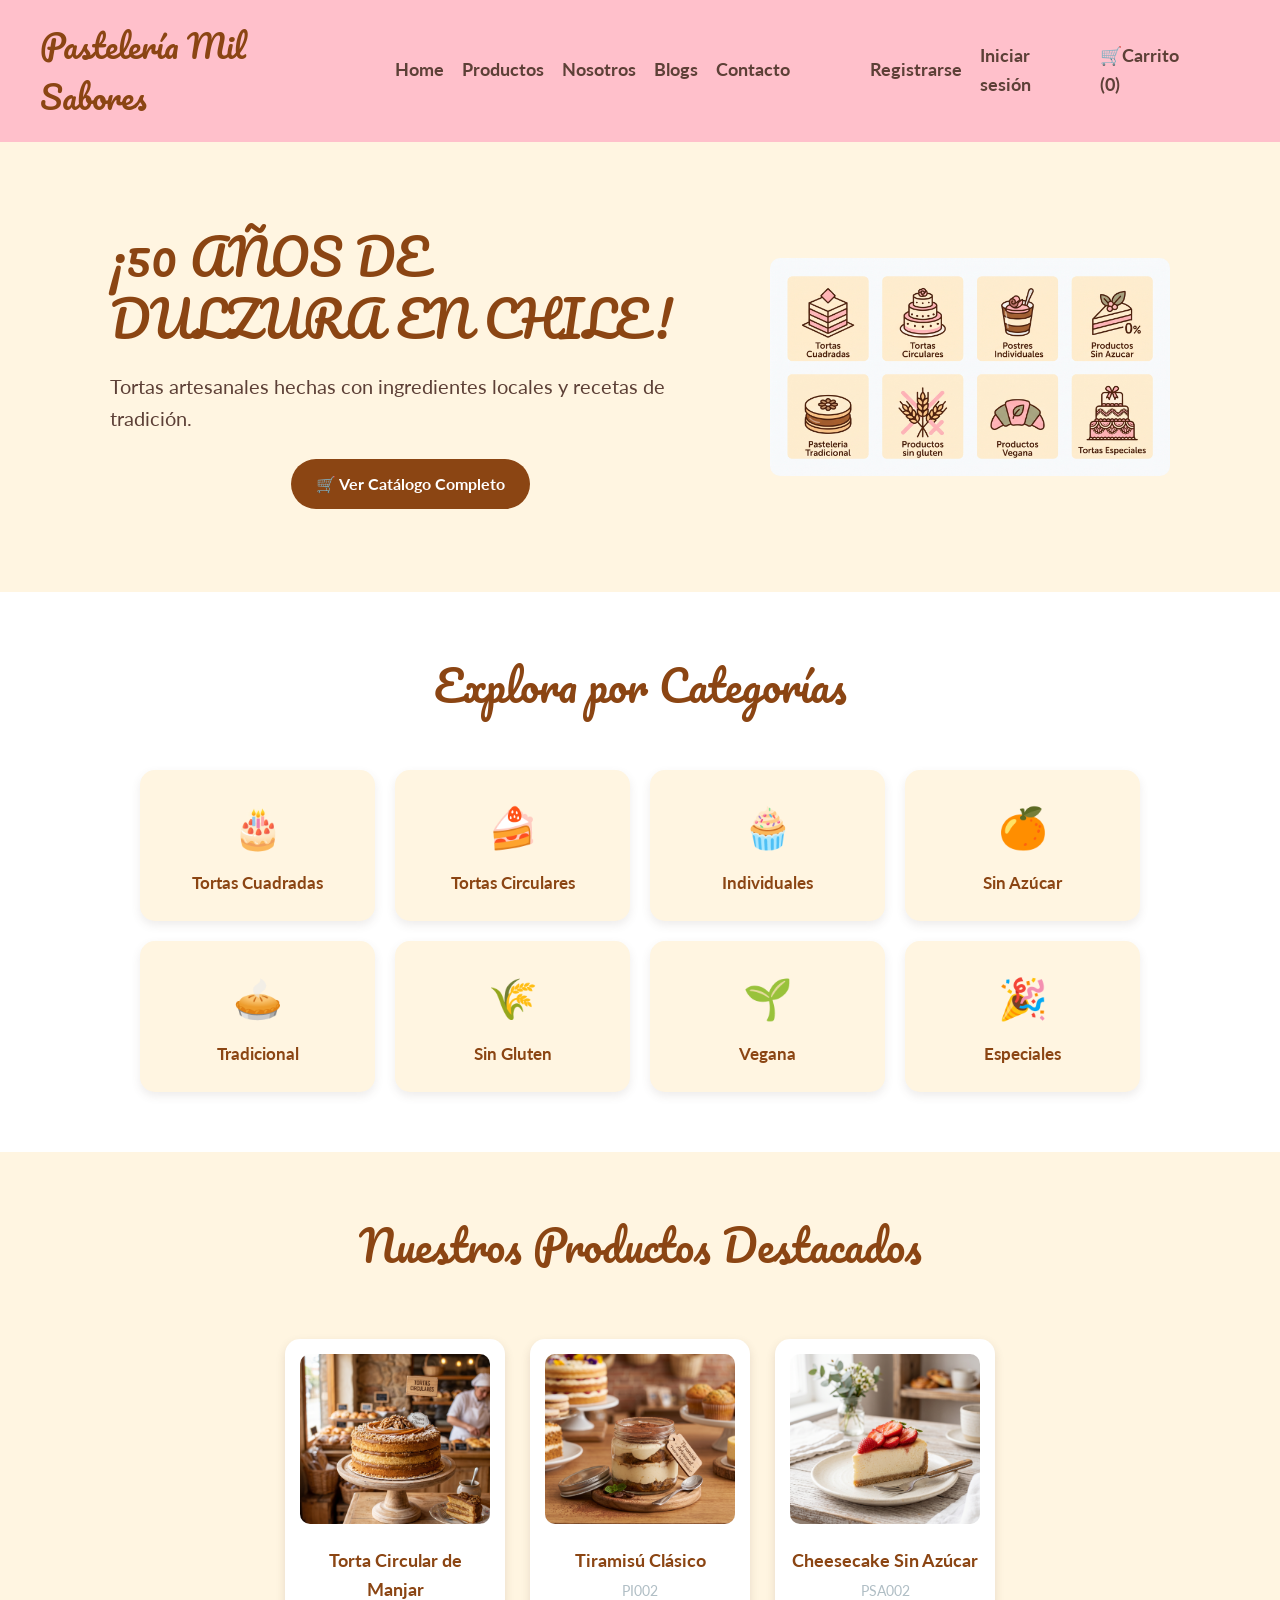
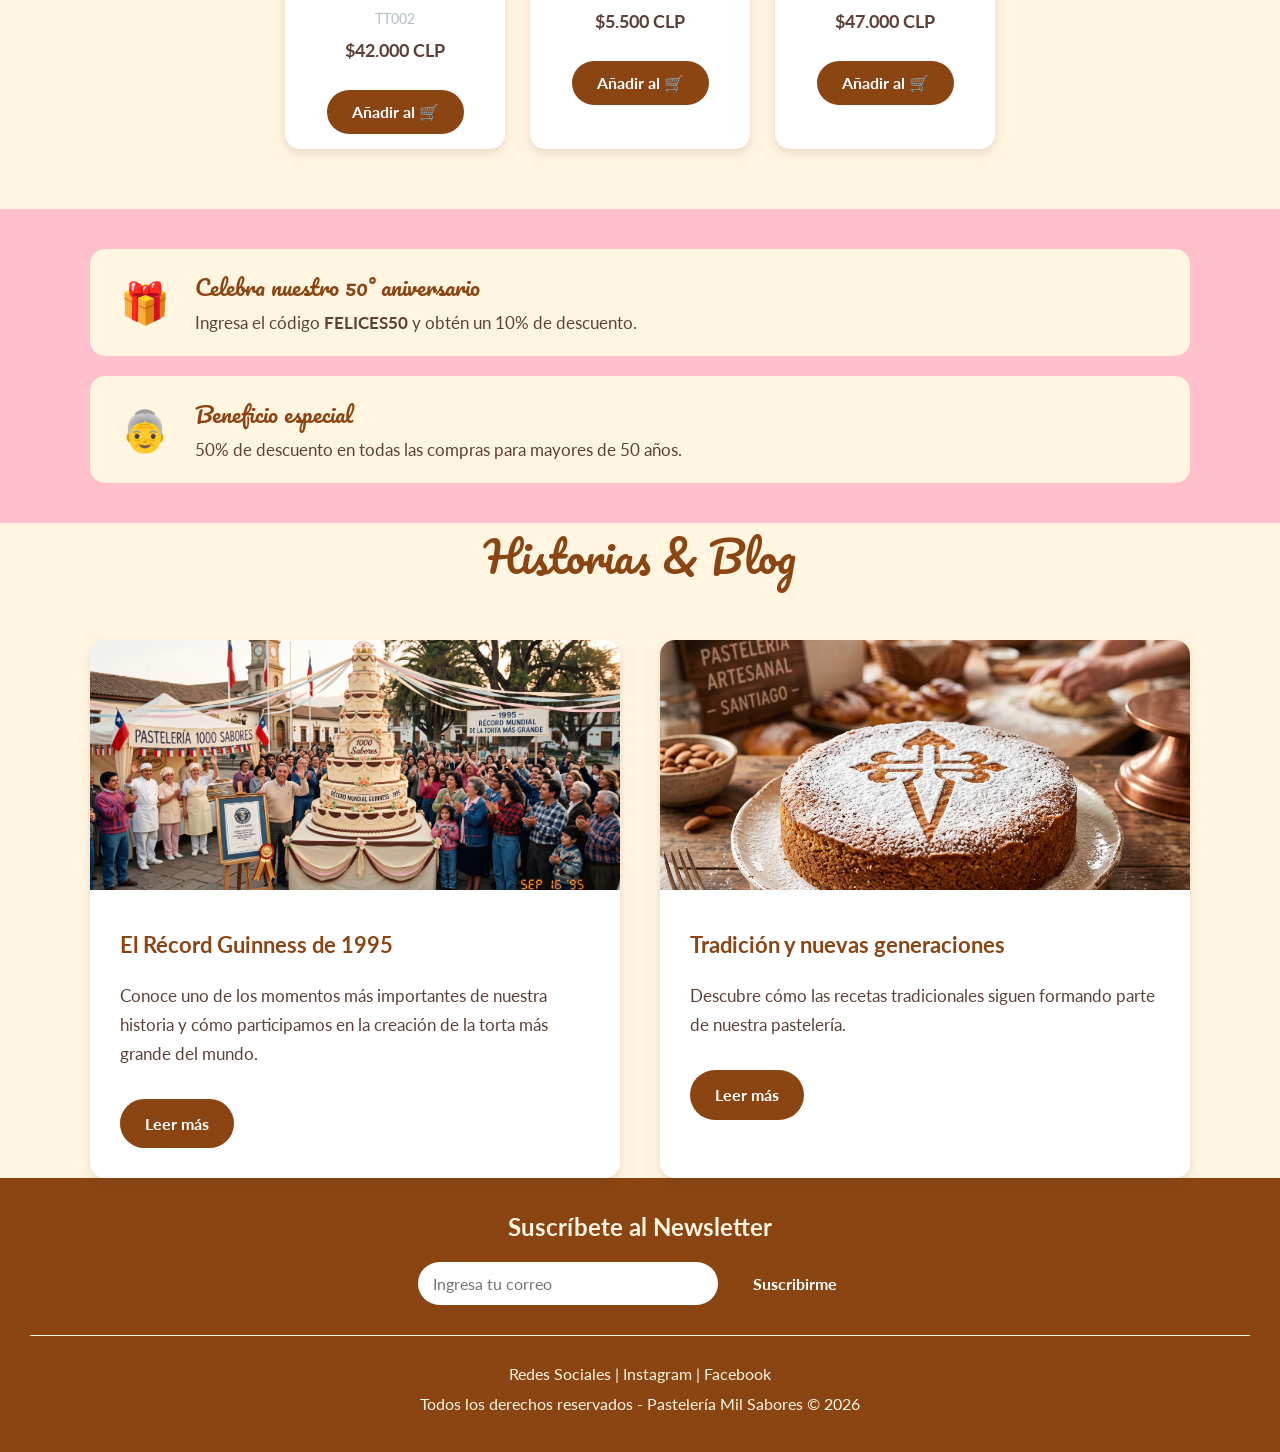
<file: Pasteleria/index.html>
<!DOCTYPE html>
<html lang="es">
<head>
    <meta charset="UTF-8">
    <meta name="viewport" content="width=device-width, initial-scale=1.0">
    <title>Pasteleria Mil Sabores</title>
<link rel="stylesheet" href="./pasteleria.css">
</head>
<body>
    

    <!-- =========================================
         HEADER
         ========================================= -->

     <header id="header">
        <h2> Pastelería Mil Sabores</h2>
        <nav id="navbar">  
            <div class="links">
                <a href="index.html">Home</a>
                <a href="productos.html">Productos</a>
                <a href="nosotros.html">Nosotros</a>
                <a href="blogs.html">Blogs</a>
                <a href="contacto.html">Contacto</a>
                <a href="admin.html" id="nav-admin" style="display:none;">Admin</a>
            </div> 
                
        </nav>
        <nav id="navbar">
            <div class="links">
                <span id="saludo-usuario" class="saludo-usuario" style="display:none;"></span>
                <a href="registro.html" id="nav-registro">Registrarse</a>
                <a href="login.html" id="nav-sesion">Iniciar sesión</a>
                <a href="carrito.html">
                    🛒Carrito (<span id="cantidad-carrito">0</span>)
                </a>
            </div>  
        </nav>
        
    </header>


    <!-- =========================================
         MAIN
         ========================================= -->

    <main>


        <!-- =====================================
             HERO
             ===================================== -->

        <section id="hero">

            <div class="hero-texto">

                <span>
                    ¡50 AÑOS DE DULZURA EN CHILE!
                </span>

                <p>
                    Tortas artesanales hechas con
                    ingredientes locales y recetas
                    de tradición.
                </p>

                <a
                    href="productos.html"
                    class="btn"
                >
                    🛒 Ver Catálogo Completo
                </a>

            </div>


            <img
                class="FotoMain"
                src="./images/categorias_tortas.jpg"
                alt="Torta artesanal Pastelería Mil Sabores"
            >

        </section>


        <!-- =====================================
             CATEGORÍAS
             ===================================== -->

        <section class="categorias">

            <h2 class="titulo-principal">
                Explora por Categorías
            </h2>


            <div class="categorias-container">

                <a href="productos.html#tortas-cuadradas"
                   class="categoria">

                    <span>🎂</span>

                    <h3>
                        Tortas Cuadradas
                    </h3>

                </a>


                <a href="productos.html#tortas-circulares"
                   class="categoria">

                    <span>🍰</span>

                    <h3>
                        Tortas Circulares
                    </h3>

                </a>


                <a href="productos.html#individuales"
                   class="categoria">

                    <span>🧁</span>

                    <h3>
                        Individuales
                    </h3>

                </a>


                <a href="productos.html#sin-azucar"
                   class="categoria">

                    <span>🍊</span>

                    <h3>
                        Sin Azúcar
                    </h3>

                </a>


                <a href="productos.html#tradicional"
                   class="categoria">

                    <span>🥧</span>

                    <h3>
                        Tradicional
                    </h3>

                </a>


                <a href="productos.html#sin-gluten"
                   class="categoria">

                    <span>🌾</span>

                    <h3>
                        Sin Gluten
                    </h3>

                </a>


                <a href="productos.html#vegana"
                   class="categoria">

                    <span>🌱</span>

                    <h3>
                        Vegana
                    </h3>

                </a>


                <a href="productos.html#especiales"
                   class="categoria">

                    <span>🎉</span>

                    <h3>
                        Especiales
                    </h3>

                </a>

            </div>

        </section>


        <!-- =====================================
             PRODUCTOS DESTACADOS
             ===================================== -->

        <section class="productos destacados">

            <h2 class="titulo-principal">
                Nuestros Productos Destacados
            </h2>


            <div class="productos-container">


                <!-- TORTA MANJAR -->

                <div class="producto">

                    <img
                        src="./images/Torta_Circular_manjar.jpg"
                        alt="Torta Circular de Manjar"
                    >

                    <h3>
                        Torta Circular de Manjar
                    </h3>

                    <span class="codigo">
                        TT002
                    </span>

                    <span class="precio">
                        $42.000 CLP
                    </span>

                    <button class="btn btn-agregar">
                        Añadir al 🛒
                    </button>

                </div>


                <!-- TIRAMISÚ -->

                <div class="producto">

                    <img
                        src="./images/Tiramisú_Clásico.jpg"
                        alt="Tiramisú Clásico"
                    >

                    <h3>
                        Tiramisú Clásico
                    </h3>

                    <span class="codigo">
                        PI002
                    </span>

                    <span class="precio">
                        $5.500 CLP
                    </span>

                    <button class="btn btn-agregar">
                        Añadir al 🛒
                    </button>

                </div>


                <!-- CHEESECAKE -->

                <div class="producto">

                    <img
                        src="./images/Cheesecake_SinAzúcar.jpg"
                        alt="Cheesecake Sin Azúcar"
                    >

                    <h3>
                        Cheesecake Sin Azúcar
                    </h3>

                    <span class="codigo">
                        PSA002
                    </span>

                    <span class="precio">
                        $47.000 CLP
                    </span>

                    <button class="btn btn-agregar">
                        Añadir al 🛒
                    </button>

                </div>

            </div>

        </section>


        <!-- =====================================
             PROMOCIONES
             ===================================== -->

        <section class="promociones">

            <div class="promocion">

                <span class="promocion-icono">
                    🎁
                </span>

                <div>

                    <h2>
                        Celebra nuestro 50° aniversario
                    </h2>

                    <p>
                        Ingresa el código
                        <strong>FELICES50</strong>
                        y obtén un 10% de descuento.
                    </p>

                </div>

            </div>


            <div class="promocion">

                <span class="promocion-icono">
                    👵
                </span>

                <div>

                    <h2>
                        Beneficio especial
                    </h2>

                    <p>
                        50% de descuento en todas las
                        compras para mayores de 50 años.
                    </p>

                </div>

            </div>

        </section>


        <!-- =====================================
             BLOG
             ===================================== -->

        <section class="blog-inicio">

            <h2 class="titulo-principal">
                Historias & Blog
            </h2>


            <div class="blog-container">


                <article class="blog-card">

                    <img
                        src="./images/historia.jpg"
                        alt="Historia Pastelería Mil Sabores"
                    >

                    <div class="blog-texto">

                        <h3>
                            El Récord Guinness de 1995
                        </h3>

                        <p>
                            Conoce uno de los momentos
                            más importantes de nuestra
                            historia y cómo participamos
                            en la creación de la torta
                            más grande del mundo.
                        </p>

                        <a
                            href="blogs.html"
                            class="btn"
                        >
                            Leer más
                        </a>

                    </div>

                </article>


                <article class="blog-card">

                    <img
                        src="./images/Tarta_Santiago.jpg"
                        alt="Recetas tradicionales"
                    >

                    <div class="blog-texto">

                        <h3>
                            Tradición y nuevas generaciones
                        </h3>

                        <p>
                            Descubre cómo las recetas
                            tradicionales siguen formando
                            parte de nuestra pastelería.
                        </p>

                        <a
                            href="blogs.html"
                            class="btn"
                        >
                            Leer más
                        </a>

                    </div>

                </article>

            </div>

        </section>

    </main>


    <!-- =========================================
         FOOTER
         ========================================= -->

    <footer>

        <div class="newsletter">

            <h3>
                Suscríbete al Newsletter
            </h3>

            <form>

                <input
                    type="email"
                    placeholder="Ingresa tu correo"
                    required
                >

                <button
                    type="submit"
                    class="btn"
                >
                    Suscribirme
                </button>

            </form>

        </div>


        <div class="footer-info">

            <p>
                Redes Sociales
                |
                Instagram
                |
                Facebook
            </p>

            <p>
                Todos los derechos reservados -
                Pastelería Mil Sabores © 2026
            </p>

        </div>

    </footer>

    <script src="./carrito.js"></script>


    <script src="./validaciones.js"></script>
    <script src="./usuarios.js"></script>
</body>
</html>
</file>
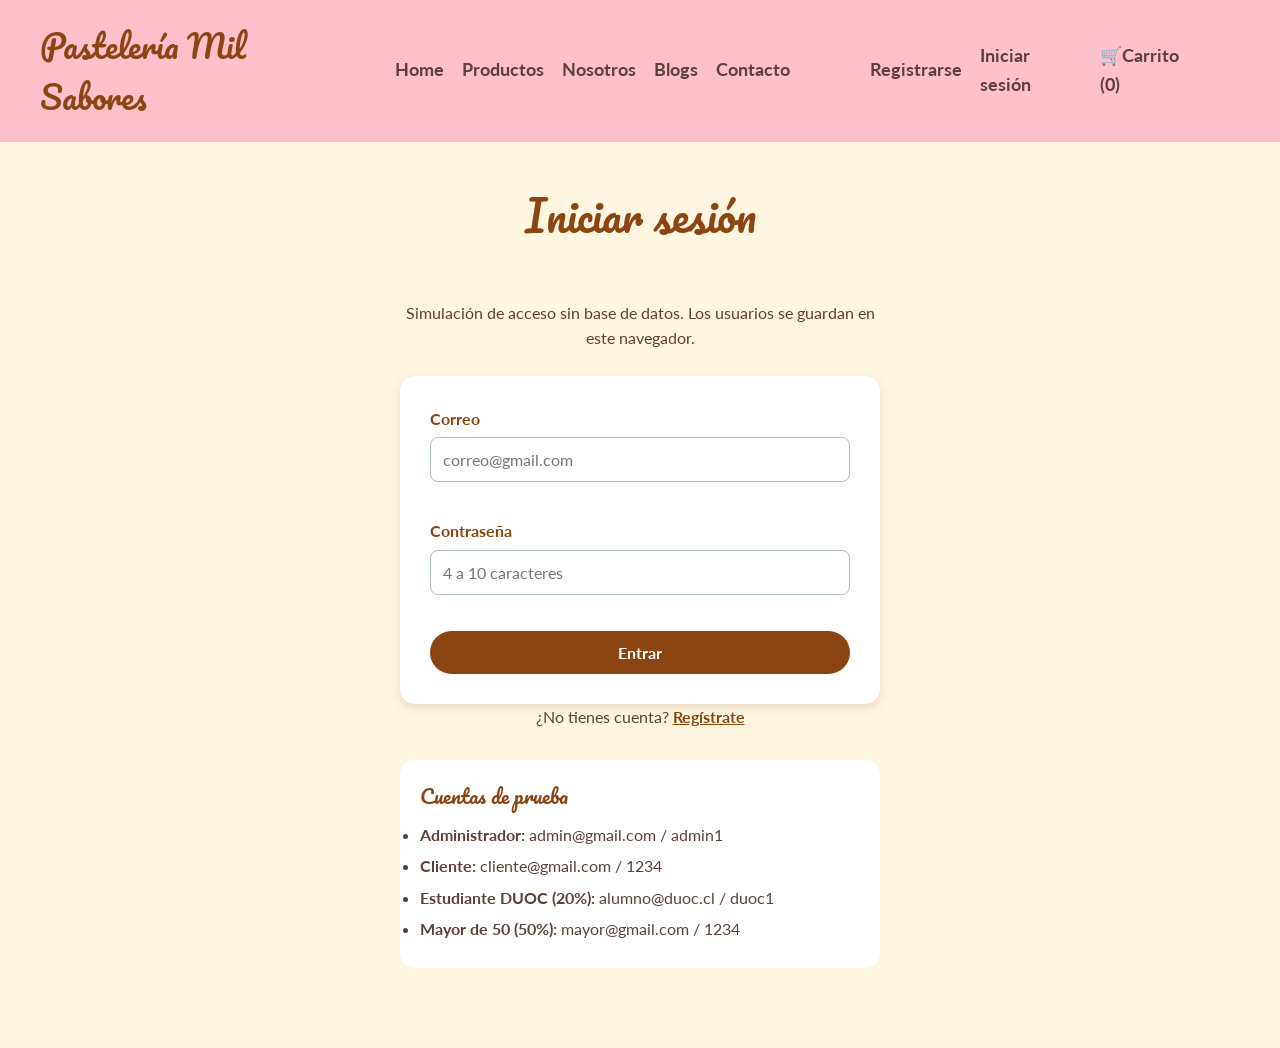
<file: Pasteleria/admin.html>
<!DOCTYPE html>
<html lang="es">
<head>
    <meta charset="UTF-8">
    <meta name="viewport" content="width=device-width, initial-scale=1.0">
    <title>Administrador - Pastelería Mil Sabores</title>
    <link rel="stylesheet" href="./pasteleria.css">
</head>
<body>

    <!-- Si no hay sesión de Administrador, usuarios.js redirige a login.html -->
    <header id="header">
        <h2>Administrador</h2>
        <nav id="navbar">
            <div class="links">
                <a href="index.html">Home</a>
                <a href="productos.html">Productos</a>
                <a href="nosotros.html">Nosotros</a>
                <a href="blogs.html">Blogs</a>
                <a href="contacto.html">Contacto</a>
                <a href="admin.html" id="nav-admin">Admin</a>
            </div>
        </nav>
        <nav id="navbar">
            <div class="links">
                <span id="saludo-usuario" class="saludo-usuario" style="display:none;"></span>
                <a href="registro.html" id="nav-registro">Registrarse</a>
                <a href="login.html" id="nav-sesion">Iniciar sesión</a>
                <a href="carrito.html">
                    🛒Carrito (<span id="cantidad-carrito">0</span>)
                </a>
            </div>
        </nav>
    </header>

    <main class="admin-pagina">
        <h1 class="titulo-principal">Usuarios</h1>
        <p class="texto-formulario">Listar, crear, editar y eliminar usuarios. Mismos campos que el registro público.</p>

        <!-- ============================================
             FORMULARIO CREAR / EDITAR
             Mismos campos que registro.html, más "tipo de usuario".
             #run-original es un campo oculto: si tiene valor, estamos
             EDITANDO (no creando). Así no chocamos el RUN consigo mismo.
             ============================================ -->
        <section class="formulario-pagina ancho">
            <h2 id="titulo-form-usuario">Crear usuario</h2>

            <form id="form-usuario-admin" class="formulario" novalidate>
                <input type="hidden" id="run-original" value="">

                <div class="fila-form">
                    <div class="campo">
                        <label for="run">RUN</label>
                        <input type="text" id="run" name="run" maxlength="12" required placeholder="12.345.678-5">
                        <span class="error-campo" id="error-run"></span>
                    </div>
                    <div class="campo">
                        <label for="correo">Correo</label>
                        <input type="email" id="correo" name="correo" maxlength="100" required>
                        <span class="error-campo" id="error-correo"></span>
                    </div>
                </div>

                <div class="fila-form">
                    <div class="campo">
                        <label for="nombre">Nombre</label>
                        <input type="text" id="nombre" name="nombre" maxlength="50" required>
                        <span class="error-campo" id="error-nombre"></span>
                    </div>
                    <div class="campo">
                        <label for="apellidos">Apellidos</label>
                        <input type="text" id="apellidos" name="apellidos" maxlength="100" required>
                        <span class="error-campo" id="error-apellidos"></span>
                    </div>
                </div>

                <div class="fila-form">
                    <div class="campo">
                        <label for="fechaNacimiento">Fecha de nacimiento</label>
                        <input type="date" id="fechaNacimiento" name="fechaNacimiento">
                    </div>
                    <div class="campo">
                        <label for="tipoUsuario">Tipo de usuario</label>
                        <select id="tipoUsuario" name="tipoUsuario" required>
                            <option value="">Selecciona un tipo</option>
                            <option value="Administrador">Administrador</option>
                            <option value="Cliente">Cliente</option>
                            <option value="Vendedor">Vendedor</option>
                        </select>
                        <span class="error-campo" id="error-tipoUsuario"></span>
                    </div>
                </div>

                <div class="fila-form">
                    <div class="campo">
                        <label for="region">Región</label>
                        <select id="region" name="region" required>
                            <option value="">Selecciona una región</option>
                        </select>
                        <span class="error-campo" id="error-region"></span>
                    </div>
                    <div class="campo">
                        <label for="comuna">Comuna</label>
                        <select id="comuna" name="comuna" required>
                            <option value="">Selecciona una comuna</option>
                        </select>
                        <span class="error-campo" id="error-comuna"></span>
                    </div>
                </div>

                <div class="campo">
                    <label for="direccion">Dirección</label>
                    <input type="text" id="direccion" name="direccion" maxlength="300" required>
                    <span class="error-campo" id="error-direccion"></span>
                </div>

                <div class="campo">
                    <label for="password">Contraseña</label>
                    <input type="password" id="password" name="password" minlength="4" maxlength="10">
                    <span class="ayuda-campo">Obligatoria al crear. En edición, déjala vacía para no cambiarla.</span>
                    <span class="error-campo" id="error-password"></span>
                </div>

                <div class="acciones-form">
                    <button type="submit" class="btn" id="btn-guardar-usuario">Crear usuario</button>
                    <button type="button" class="btn btn-secundario" id="btn-cancelar-usuario">Cancelar</button>
                </div>
            </form>
        </section>

        <!-- El <tbody> se llena con JavaScript. Los botones Editar / Eliminar
             usan data-editar y data-eliminar con el RUN de esa fila. -->
        <section class="tabla-contenedor">
            <h2>Listado de usuarios</h2>
            <div class="tabla-scroll">
                <table id="tabla-usuarios" class="tabla-admin">
                    <thead>
                        <tr>
                            <th>RUN</th>
                            <th>Nombre</th>
                            <th>Correo</th>
                            <th>Tipo</th>
                            <th>Comuna</th>
                            <th>Acciones</th>
                        </tr>
                    </thead>
                    <tbody></tbody>
                </table>
            </div>
        </section>
    </main>

    <script src="./validaciones.js"></script>
    <script src="./regiones.js"></script>
    <script src="./usuarios.js"></script>
    <script src="./carrito.js"></script>
</body>
</html>
</file>
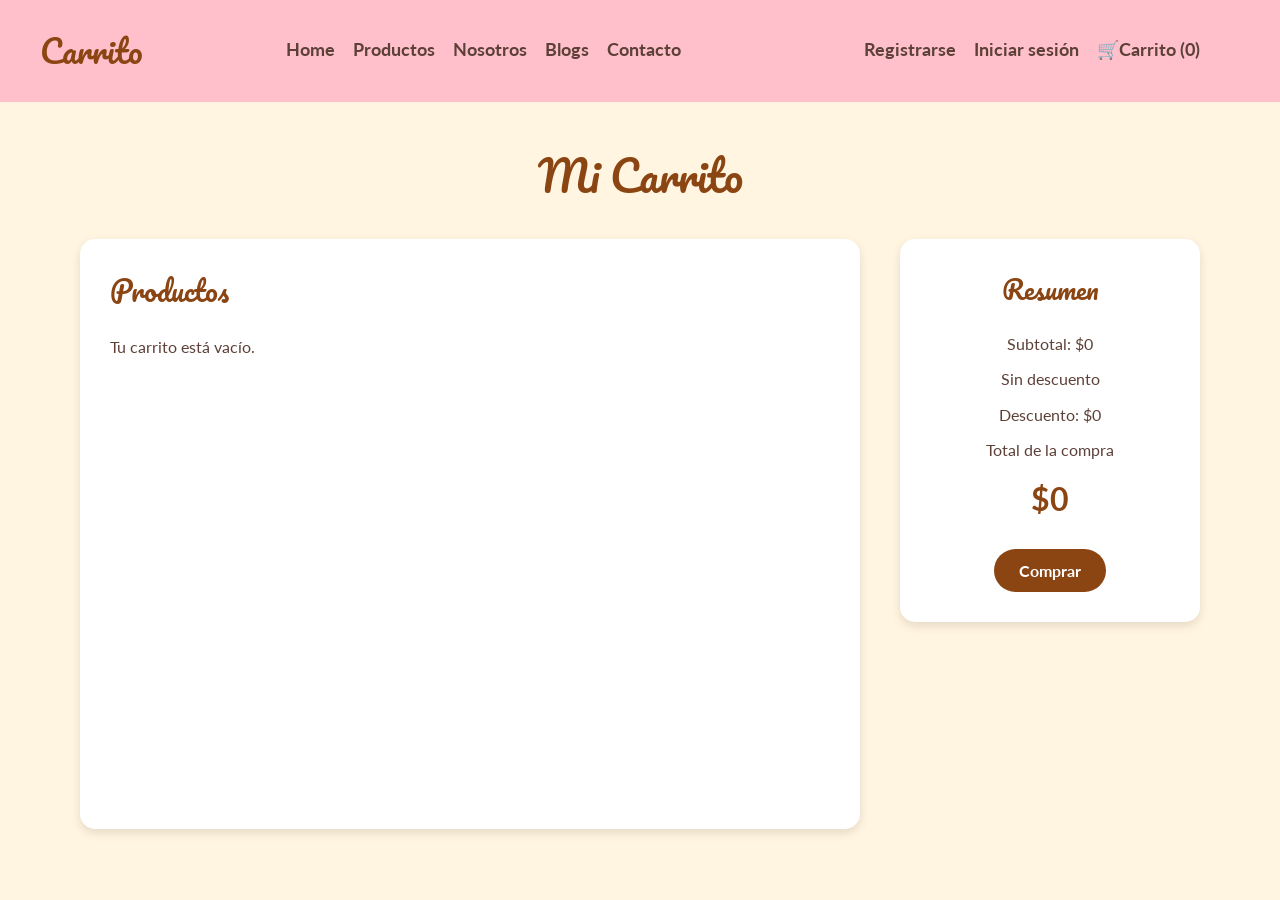
<file: Pasteleria/carrito.html>
<!DOCTYPE html>
<html lang="es">
<head>
    <meta charset="UTF-8">
    <meta name="viewport" content="width=device-width, initial-scale=1.0">
    <title>Pasteleria Mil Sabores - Carrito</title>
    <link rel="stylesheet" href="./pasteleria.css">
</head>
<body>

    <!-- Cabecera compartida. #cantidad-carrito se actualiza desde carrito.js -->
    <header id="header">
        <h2>Carrito</h2>
        <nav id="navbar">
            <div class="links">
                <a href="index.html">Home</a>
                <a href="productos.html">Productos</a>
                <a href="nosotros.html">Nosotros</a>
                <a href="blogs.html">Blogs</a>
                <a href="contacto.html">Contacto</a>
                <a href="admin.html" id="nav-admin" style="display:none;">Admin</a>
            </div>
        </nav>
        <nav id="navbar">
            <div class="links">
                <span id="saludo-usuario" class="saludo-usuario" style="display:none;"></span>
                <a href="registro.html" id="nav-registro">Registrarse</a>
                <a href="login.html" id="nav-sesion">Iniciar sesión</a>
                <a href="carrito.html">
                    🛒Carrito (<span id="cantidad-carrito">0</span>)
                </a>
            </div>
        </nav>
    </header>

    <section class="carrito-pagina">
        <h1>Mi Carrito</h1>

        <div class="carrito-contenedor">

            <!-- Lista: carrito.js pinta aquí cada producto guardado en localStorage -->
            <div class="lista-carrito">
                <h2>Productos</h2>
                <div id="productos-carrito"></div>
            </div>

            <!-- Resumen: subtotal, descuento (si hay sesión) y total -->
            <div class="resumen-carrito">
                <h2>Resumen</h2>
                <p>Subtotal: <span id="subtotal-carrito">$0</span></p>
                <p id="nombre-descuento">Sin descuento</p>
                <p>Descuento: <span id="descuento-carrito">$0</span></p>
                <p>Total de la compra</p>
                <span id="total-carrito">$0</span>
                <button class="btn" id="btn-comprar" type="button">Comprar</button>
            </div>

        </div>
    </section>

    <script src="./validaciones.js"></script>
    <script src="./productos.js"></script>
    <script src="./usuarios.js"></script>
    <script src="./carrito.js"></script>
</body>
</html>
</file>
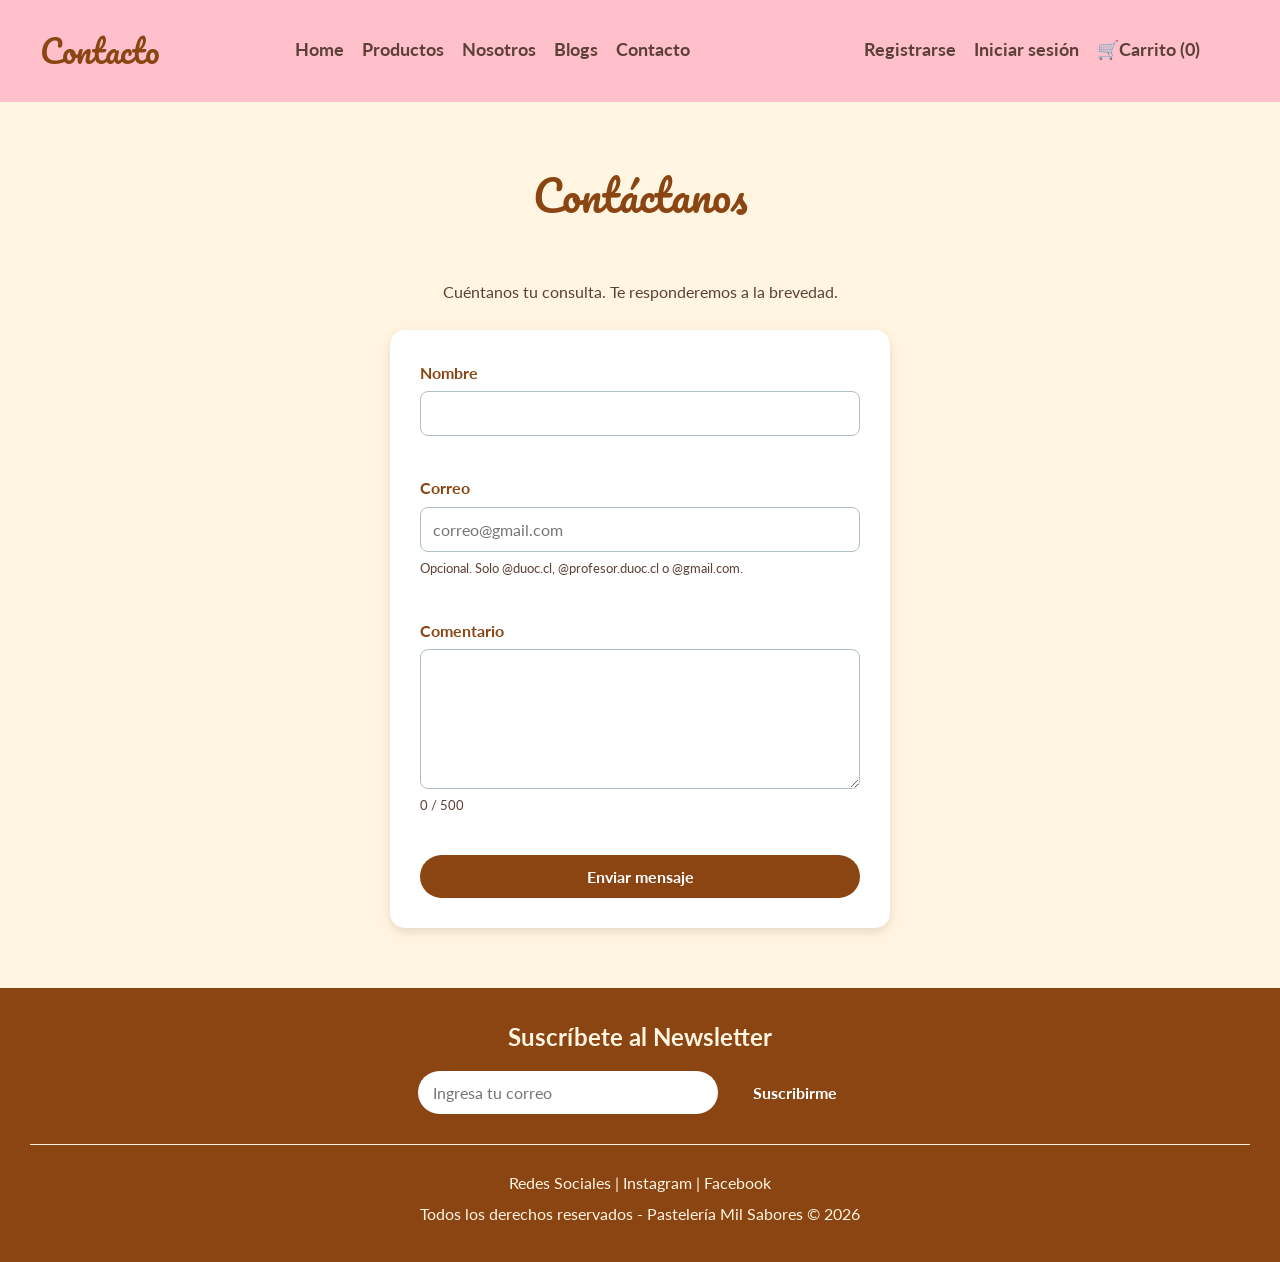
<file: Pasteleria/contacto.html>
<!DOCTYPE html>
<html lang="es">
<head>
    <meta charset="UTF-8">
    <meta name="viewport" content="width=device-width, initial-scale=1.0">
    <title>Pasteleria Mil Sabores - Contacto</title>
    <link rel="stylesheet" href="./pasteleria.css">
</head>
<body>

    <!-- Cabecera compartida -->
    <header id="header">
        <h2>Contacto</h2>
        <nav id="navbar">
            <div class="links">
                <a href="index.html">Home</a>
                <a href="productos.html">Productos</a>
                <a href="nosotros.html">Nosotros</a>
                <a href="blogs.html">Blogs</a>
                <a href="contacto.html">Contacto</a>
                <a href="admin.html" id="nav-admin" style="display:none;">Admin</a>
            </div>
        </nav>
        <nav id="navbar">
            <div class="links">
                <span id="saludo-usuario" class="saludo-usuario" style="display:none;"></span>
                <a href="registro.html" id="nav-registro">Registrarse</a>
                <a href="login.html" id="nav-sesion">Iniciar sesión</a>
                <a href="carrito.html">
                    🛒Carrito (<span id="cantidad-carrito">0</span>)
                </a>
            </div>
        </nav>
    </header>

    <main>
        <section class="contacto">
            <h1 class="titulo-principal">Contáctanos</h1>
            <p class="texto-formulario">Cuéntanos tu consulta. Te responderemos a la brevedad.</p>

            <!-- La lógica está en contacto.js. El correo NO es obligatorio;
                 si se llena, debe usar un dominio permitido. -->
            <form id="form-contacto" class="formulario" novalidate>
                <div class="campo">
                    <label for="nombre">Nombre</label>
                    <input type="text" id="nombre" name="nombre" maxlength="100" required>
                    <span class="error-campo" id="error-nombre"></span>
                </div>

                <div class="campo">
                    <label for="correo">Correo</label>
                    <input type="email" id="correo" name="correo" maxlength="100" placeholder="correo@gmail.com">
                    <span class="ayuda-campo">Opcional. Solo @duoc.cl, @profesor.duoc.cl o @gmail.com.</span>
                    <span class="error-campo" id="error-correo"></span>
                </div>

                <div class="campo">
                    <label for="comentario">Comentario</label>
                    <textarea id="comentario" name="comentario" maxlength="500" rows="6" required></textarea>
                    <span class="ayuda-campo" id="contador-comentario">0 / 500</span>
                    <span class="error-campo" id="error-comentario"></span>
                </div>

                <button type="submit" class="btn">Enviar mensaje</button>
            </form>
        </section>
    </main>
    <footer>

        <div class="newsletter">

            <h3>
                Suscríbete al Newsletter
            </h3>

            <form>

                <input
                    type="email"
                    placeholder="Ingresa tu correo"
                    required
                >

                <button
                    type="submit"
                    class="btn"
                >
                    Suscribirme
                </button>

            </form>

        </div>


        <div class="footer-info">

            <p>
                Redes Sociales
                |
                Instagram
                |
                Facebook
            </p>

            <p>
                Todos los derechos reservados -
                Pastelería Mil Sabores © 2026
            </p>

        </div>

    </footer>

    <script src="./validaciones.js"></script>
    <script src="./usuarios.js"></script>
    <script src="./contacto.js"></script>
    <script src="./carrito.js"></script>
</body>
</html>
</file>
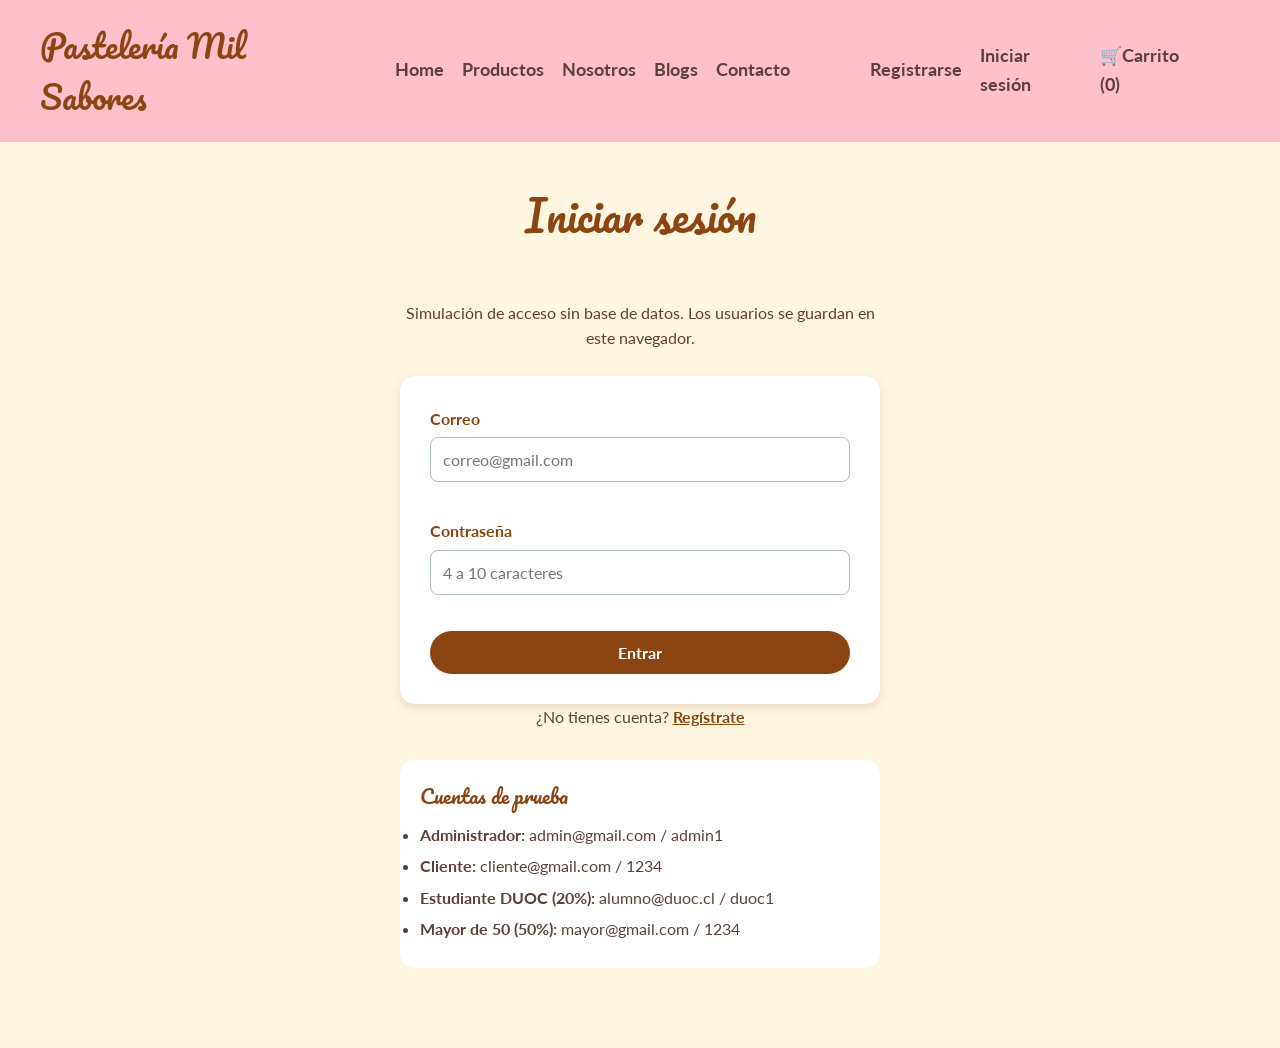
<file: Pasteleria/login.html>
<!DOCTYPE html>
<html lang="es">
<head>
    <meta charset="UTF-8">
    <meta name="viewport" content="width=device-width, initial-scale=1.0">
    <title>Iniciar sesión - Pastelería Mil Sabores</title>
    <link rel="stylesheet" href="./pasteleria.css">
</head>
<body>

    <!-- ============================================
         CABECERA (igual en casi todas las páginas)
         - El menú de la izquierda son las secciones del sitio.
         - "Admin" lo muestra usuarios.js SOLO si el logueado es administrador.
         - A la derecha: saludo, registro, sesión y el número del carrito.
         ============================================ -->
    <header id="header">
        <h2>Pastelería Mil Sabores</h2>
        <nav id="navbar">
            <div class="links">
                <a href="index.html">Home</a>
                <a href="productos.html">Productos</a>
                <a href="nosotros.html">Nosotros</a>
                <a href="blogs.html">Blogs</a>
                <a href="contacto.html">Contacto</a>
                <a href="admin.html" id="nav-admin" style="display:none;">Admin</a>
            </div>
        </nav>
        <nav id="navbar">
            <div class="links">
                <span id="saludo-usuario" class="saludo-usuario" style="display:none;"></span>
                <a href="registro.html" id="nav-registro">Registrarse</a>
                <a href="login.html" id="nav-sesion">Iniciar sesión</a>
                <a href="carrito.html">
                    🛒Carrito (<span id="cantidad-carrito">0</span>)
                </a>
            </div>
        </nav>
    </header>

    <main class="formulario-pagina">
        <h1 class="titulo-principal">Iniciar sesión</h1>
        <p class="texto-formulario">Simulación de acceso sin base de datos. Los usuarios se guardan en este navegador.</p>

        <!-- novalidate: desactiva el aviso nativo del navegador.
             Nosotros mostramos los errores con JavaScript (validaciones.js). -->
        <form id="form-login" class="formulario" novalidate>

            <!-- Correo: requerido, máx 100, solo @duoc.cl / @profesor.duoc.cl / @gmail.com -->
            <div class="campo">
                <label for="correo">Correo</label>
                <input
                    type="email"
                    id="correo"
                    name="correo"
                    maxlength="100"
                    required
                    placeholder="correo@gmail.com"
                >
                <span class="error-campo" id="error-correo"></span>
            </div>

            <!-- Contraseña: requerida, entre 4 y 10 caracteres -->
            <div class="campo">
                <label for="password">Contraseña</label>
                <input
                    type="password"
                    id="password"
                    name="password"
                    minlength="4"
                    maxlength="10"
                    required
                    placeholder="4 a 10 caracteres"
                >
                <span class="error-campo" id="error-password"></span>
            </div>

            <button type="submit" class="btn">Entrar</button>
        </form>

        <p class="texto-formulario">
            ¿No tienes cuenta?
            <a href="registro.html">Regístrate</a>
        </p>

        <!-- Cuentas que se crean solas la primera vez (usuarios.js) -->
        <section class="cuentas-demo">
            <h2>Cuentas de prueba</h2>
            <ul>
                <li><strong>Administrador:</strong> admin@gmail.com / admin1</li>
                <li><strong>Cliente:</strong> cliente@gmail.com / 1234</li>
                <li><strong>Estudiante DUOC (20%):</strong> alumno@duoc.cl / duoc1</li>
                <li><strong>Mayor de 50 (50%):</strong> mayor@gmail.com / 1234</li>
            </ul>
        </section>
    </main>

    <!-- Orden de scripts: primero las reglas, después usuarios (el login),
         al final el carrito (para el número del navbar). -->
    <script src="./validaciones.js"></script>
    <script src="./usuarios.js"></script>
    <script src="./carrito.js"></script>
</body>
</html>
</file>
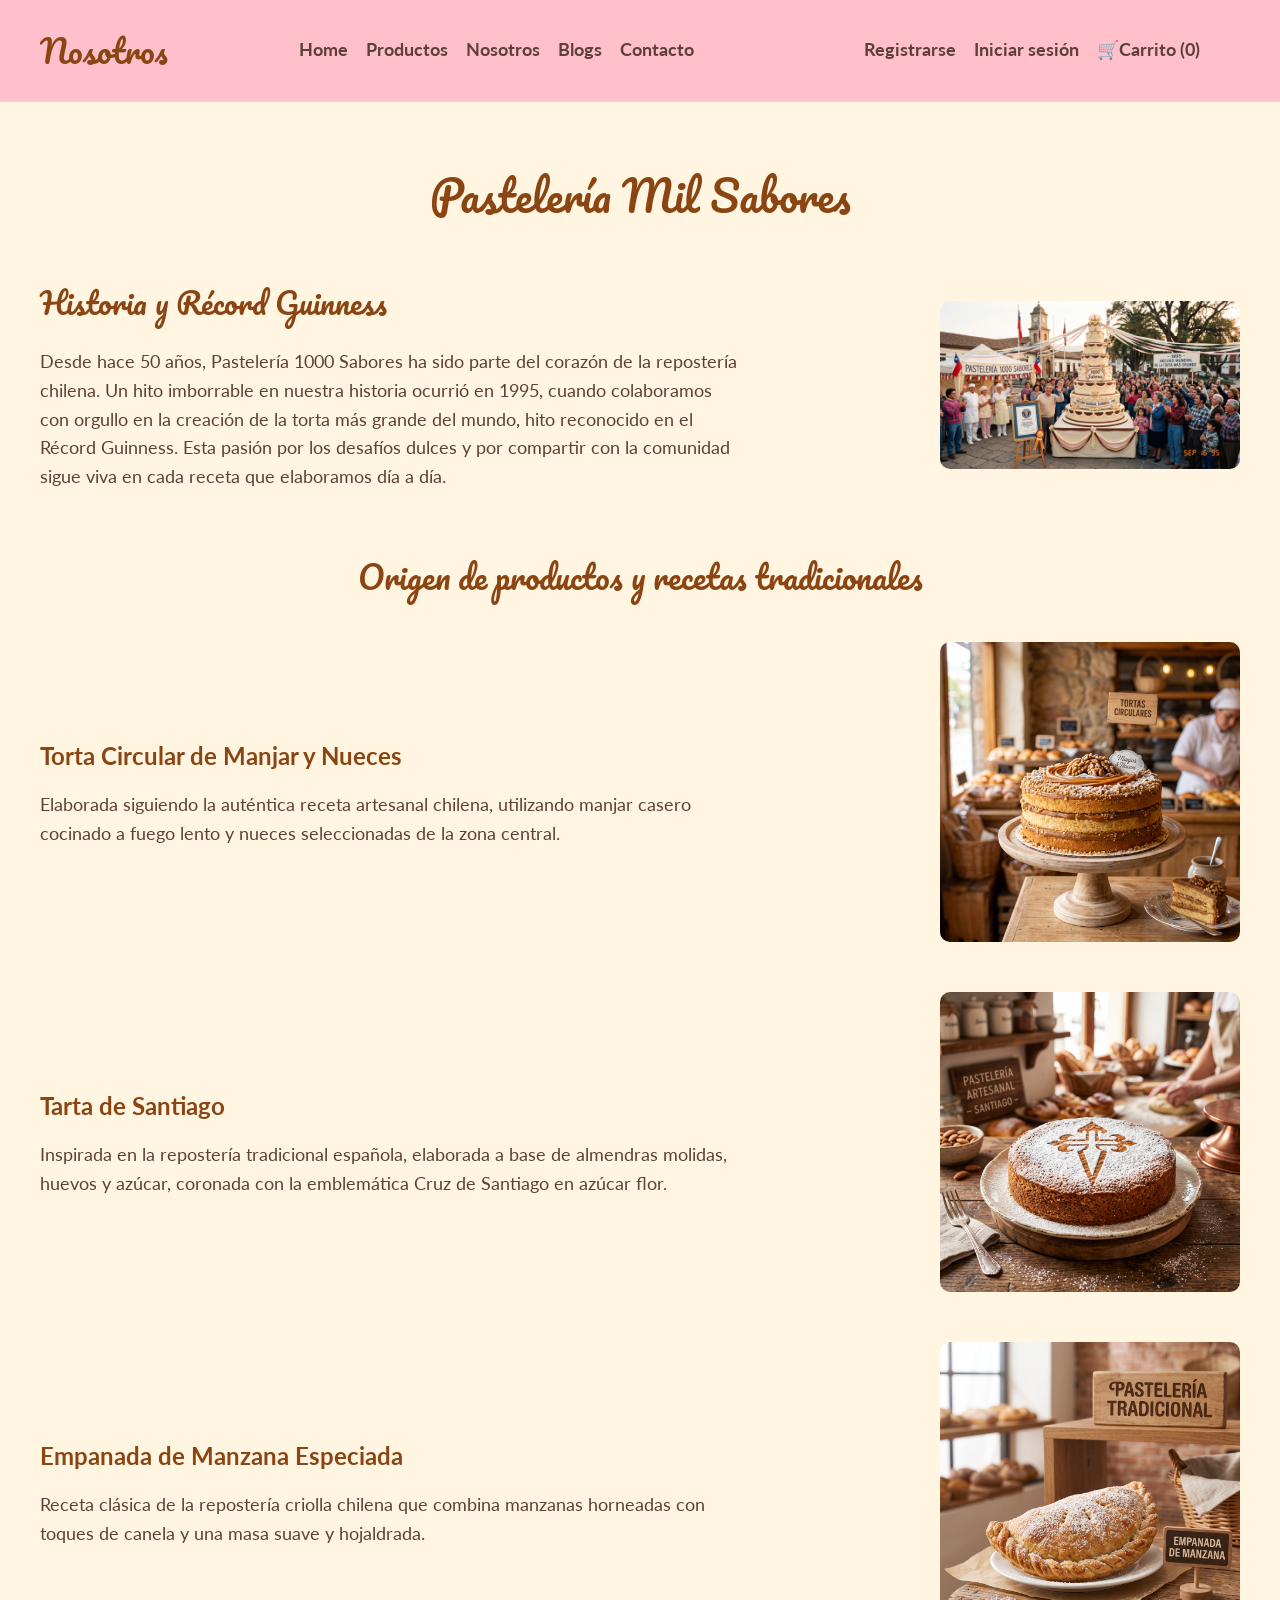
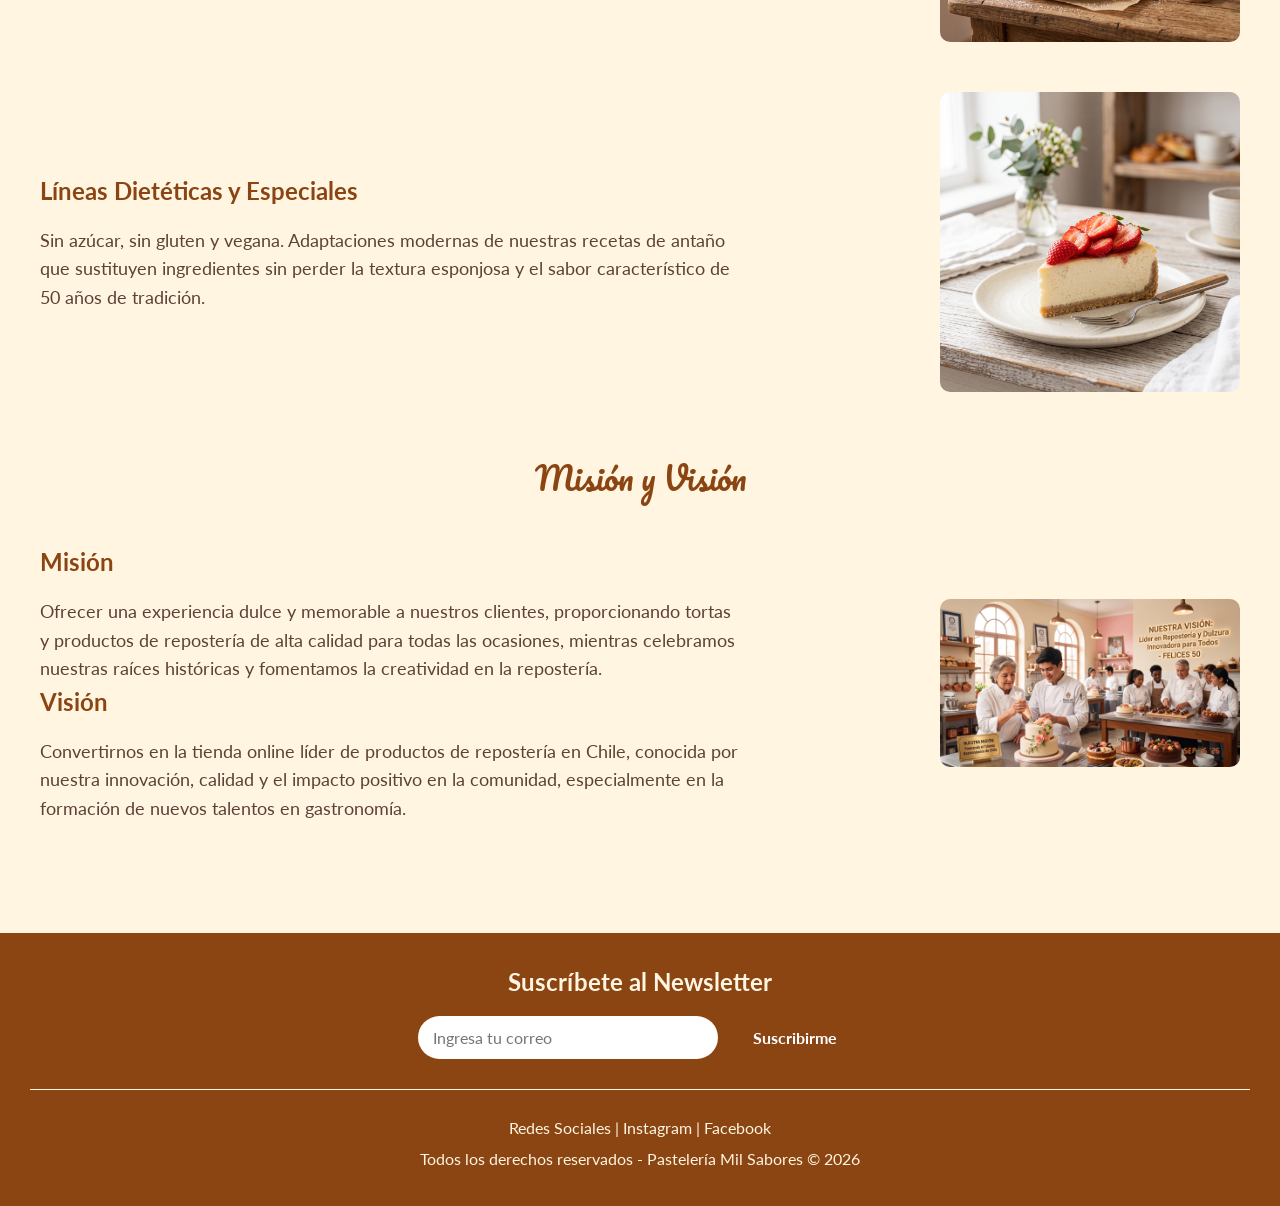
<file: Pasteleria/nosotros.html>
<!DOCTYPE html>
<html lang="es">
<head>
    <meta charset="UTF-8">
    <meta name="viewport" content="width=device-width, initial-scale=1.0">
    <title>Pasteleria Mil Sabores - Nosotros</title>
<link rel="stylesheet" href="./pasteleria.css">
</head>
<body>
    <!-- Cabecera compartida: sesión + carrito se actualizan con JavaScript -->
    <header id="header">
        <h2> Nosotros</h2>
        <nav id="navbar">  
            <div class="links">
                <a href="index.html">Home</a>
                <a href="productos.html">Productos</a>
                <a href="nosotros.html">Nosotros</a>
                <a href="blogs.html">Blogs</a>
                <a href="contacto.html">Contacto</a>
                <a href="admin.html" id="nav-admin" style="display:none;">Admin</a>
            </div> 
                
        </nav>
         <nav id="navbar">
            <div class="links">
                <span id="saludo-usuario" class="saludo-usuario" style="display:none;"></span>
                <a href="registro.html" id="nav-registro">Registrarse</a>
                <a href="login.html" id="nav-sesion">Iniciar sesión</a>
                <a href="carrito.html">
                    🛒Carrito (<span id="cantidad-carrito">0</span>)
                </a>
            </div>  
        </nav>
        
    </header>
    <main>
      <main>

    <!-- CONTENEDOR PRINCIPAL DE NOSOTROS -->
    <section class="nosotros">

        <!-- TÍTULO PRINCIPAL -->
        <h1 class="titulo-principal">
            Pastelería Mil Sabores
        </h1>


        <!-- CONTENEDOR DE TODA LA INFORMACIÓN -->
        <div class="info">


            <!-- =====================================
                 HISTORIA
                 ===================================== -->

            <section class="nosotros-contenido">

                <div class="nosotros-texto">

                    <h2>Historia y Récord Guinness</h2>

                    <p>
                        Desde hace 50 años, Pastelería 1000 Sabores ha sido
                        parte del corazón de la repostería chilena. Un hito
                        imborrable en nuestra historia ocurrió en 1995,
                        cuando colaboramos con orgullo en la creación de la
                        torta más grande del mundo, hito reconocido en el
                        Récord Guinness. Esta pasión por los desafíos dulces
                        y por compartir con la comunidad sigue viva en cada
                        receta que elaboramos día a día.
                    </p>

                </div>

                <img
                    class="FotoNosotros"
                    src="./images/historia.jpg"
                    alt="Historia de Pastelería Mil Sabores"
                >

            </section>


            <!-- =====================================
                 TÍTULO RECETAS
                 ===================================== -->

            <h2 class="titulo-seccion">
                Origen de productos y recetas tradicionales
            </h2>


            <!-- =====================================
                 TORTA MANJAR
                 ===================================== -->

            <section class="nosotros-contenido">

                <div class="nosotros-texto">

                    <h3>
                        Torta Circular de Manjar y Nueces
                    </h3>

                    <p>
                        Elaborada siguiendo la auténtica receta artesanal
                        chilena, utilizando manjar casero cocinado a fuego
                        lento y nueces seleccionadas de la zona central.
                    </p>

                </div>

                <img
                    class="FotoNosotros"
                    src="./images/Torta_Circular_manjar.jpg"
                    alt="Torta Circular de Manjar y Nueces"
                >

            </section>


            <!-- =====================================
                 TARTA SANTIAGO
                 ===================================== -->

            <section class="nosotros-contenido">

                <div class="nosotros-texto">

                    <h3>Tarta de Santiago</h3>

                    <p>
                        Inspirada en la repostería tradicional española,
                        elaborada a base de almendras molidas, huevos y
                        azúcar, coronada con la emblemática Cruz de Santiago
                        en azúcar flor.
                    </p>

                </div>

                <img
                    class="FotoNosotros"
                    src="./images/Tarta_Santiago.jpg"
                    alt="Tarta de Santiago"
                >

            </section>


            <!-- =====================================
                 EMPANADA DE MANZANA
                 ===================================== -->

            <section class="nosotros-contenido">

                <div class="nosotros-texto">

                    <h3>
                        Empanada de Manzana Especiada
                    </h3>

                    <p>
                        Receta clásica de la repostería criolla chilena que
                        combina manzanas horneadas con toques de canela y
                        una masa suave y hojaldrada.
                    </p>

                </div>

                <img
                    class="FotoNosotros"
                    src="./images/Empanada_manzana.jpg"
                    alt="Empanada de Manzana Especiada"
                >

            </section>


            <!-- =====================================
                 PRODUCTOS ESPECIALES
                 ===================================== -->

            <section class="nosotros-contenido">

                <div class="nosotros-texto">

                    <h3>
                        Líneas Dietéticas y Especiales
                    </h3>

                    <p>
                        Sin azúcar, sin gluten y vegana. Adaptaciones
                        modernas de nuestras recetas de antaño que
                        sustituyen ingredientes sin perder la textura
                        esponjosa y el sabor característico de 50 años
                        de tradición.
                    </p>

                </div>

                <img
                    class="FotoNosotros"
                    src="./images/Cheesecake_SinAzúcar.jpg"
                    alt="Cheesecake sin azúcar"
                >

            </section>


            <!-- =====================================
                 TÍTULO MISIÓN Y VISIÓN
                 ===================================== -->

            <h2 class="titulo-seccion">
                Misión y Visión
            </h2>


            <!-- =====================================
                 MISIÓN Y VISIÓN
                 ===================================== -->

            <section class="nosotros-contenido">

                <div class="nosotros-texto">

                    <h3>Misión</h3>

                    <p>
                        Ofrecer una experiencia dulce y memorable a nuestros
                        clientes, proporcionando tortas y productos de
                        repostería de alta calidad para todas las ocasiones,
                        mientras celebramos nuestras raíces históricas y
                        fomentamos la creatividad en la repostería.
                    </p>

                    <h3>Visión</h3>

                    <p>
                        Convertirnos en la tienda online líder de productos
                        de repostería en Chile, conocida por nuestra
                        innovación, calidad y el impacto positivo en la
                        comunidad, especialmente en la formación de nuevos
                        talentos en gastronomía.
                    </p>

                </div>

                <img
                    class="FotoNosotros"
                    src="./images/misión_visión.jpg"
                    alt="Misión y Visión de Pastelería Mil Sabores"
                >

            </section>


        </div>

    </section>

</main>
<footer>

        <div class="newsletter">

            <h3>
                Suscríbete al Newsletter
            </h3>

            <form>

                <input
                    type="email"
                    placeholder="Ingresa tu correo"
                    required
                >

                <button
                    type="submit"
                    class="btn"
                >
                    Suscribirme
                </button>

            </form>

        </div>


        <div class="footer-info">

            <p>
                Redes Sociales
                |
                Instagram
                |
                Facebook
            </p>

            <p>
                Todos los derechos reservados -
                Pastelería Mil Sabores © 2026
            </p>

        </div>

    </footer>
    <script src="./validaciones.js"></script>
    <script src="./usuarios.js"></script>
    <script src="./carrito.js"></script>
</body>
</html>
</file>
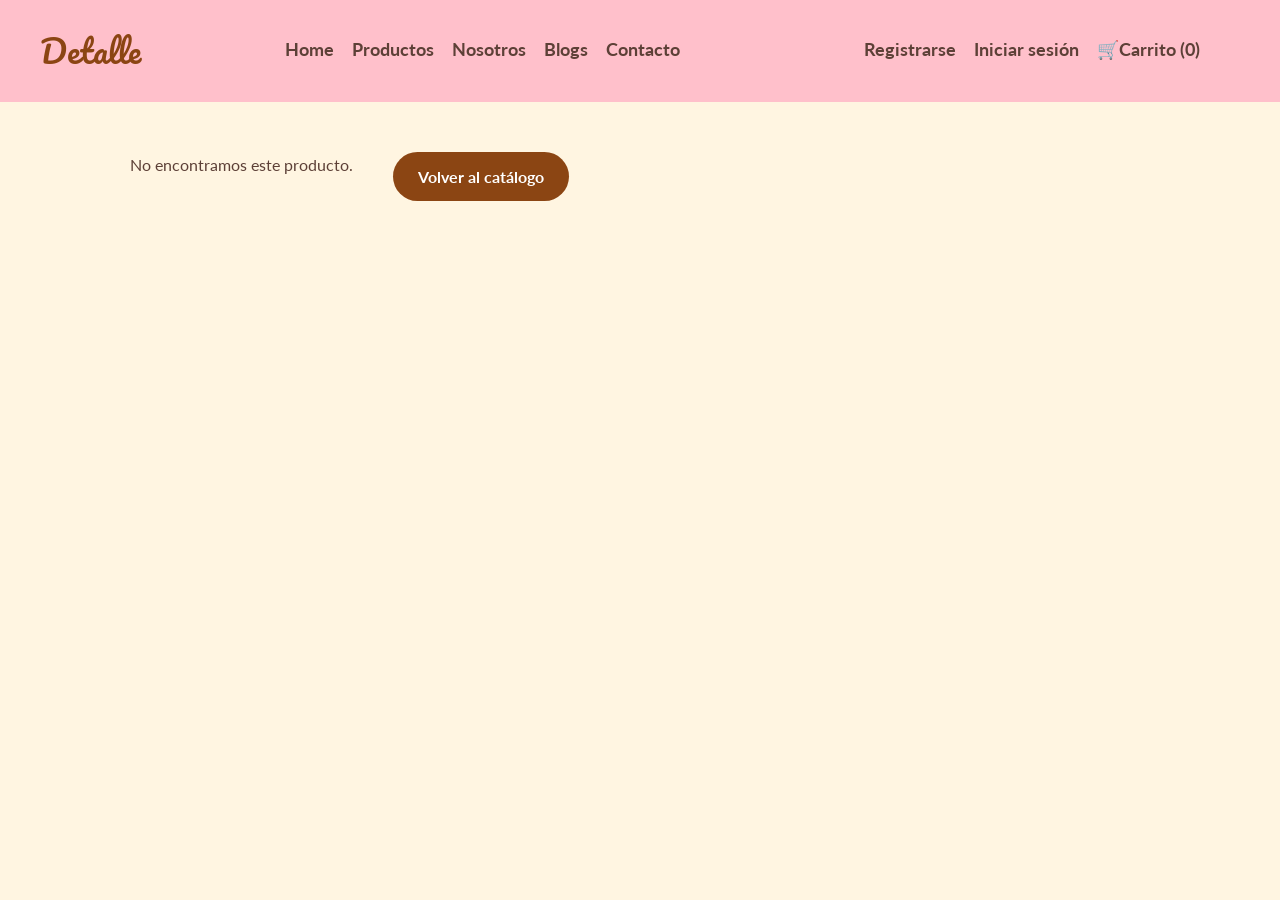
<file: Pasteleria/producto-detalle.html>
<!DOCTYPE html>
<html lang="es">
<head>
    <meta charset="UTF-8">
    <meta name="viewport" content="width=device-width, initial-scale=1.0">
    <title>Detalle del producto - Pastelería Mil Sabores</title>
    <link rel="stylesheet" href="./pasteleria.css">
</head>
<body>

    <!-- Cabecera compartida -->
    <header id="header">
        <h2>Detalle</h2>
        <nav id="navbar">
            <div class="links">
                <a href="index.html">Home</a>
                <a href="productos.html">Productos</a>
                <a href="nosotros.html">Nosotros</a>
                <a href="blogs.html">Blogs</a>
                <a href="contacto.html">Contacto</a>
                <a href="admin.html" id="nav-admin" style="display:none;">Admin</a>
            </div>
        </nav>
        <nav id="navbar">
            <div class="links">
                <span id="saludo-usuario" class="saludo-usuario" style="display:none;"></span>
                <a href="registro.html" id="nav-registro">Registrarse</a>
                <a href="login.html" id="nav-sesion">Iniciar sesión</a>
                <a href="carrito.html">
                    🛒Carrito (<span id="cantidad-carrito">0</span>)
                </a>
            </div>
        </nav>
    </header>

    <main>
        <!-- La URL trae el código: producto-detalle.html?codigo=TC001
             productos.js busca ese código en el arreglo y llena esta sección. -->
        <section id="detalle-producto" class="detalle-producto"></section>
    </main>

    <script src="./validaciones.js"></script>
    <script src="./productos.js"></script>
    <script src="./usuarios.js"></script>
    <script src="./carrito.js"></script>
</body>
</html>
</file>
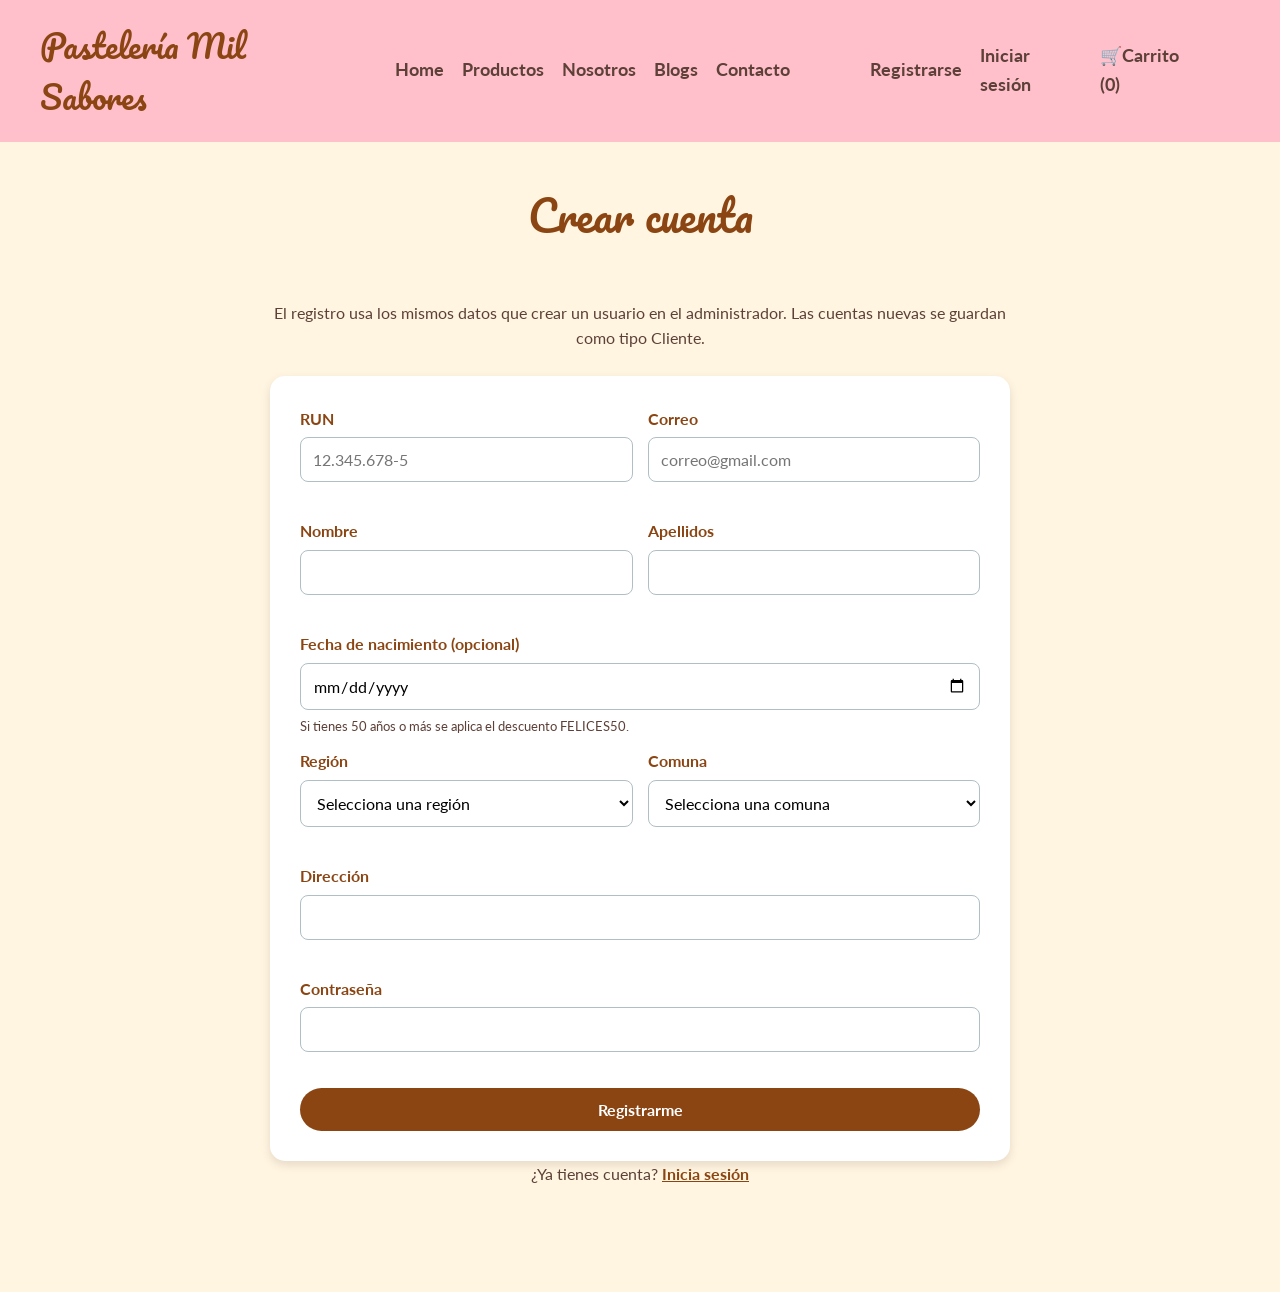
<file: Pasteleria/registro.html>
<!DOCTYPE html>
<html lang="es">
<head>
    <meta charset="UTF-8">
    <meta name="viewport" content="width=device-width, initial-scale=1.0">
    <title>Registro - Pastelería Mil Sabores</title>
    <link rel="stylesheet" href="./pasteleria.css">
</head>
<body>

    <!-- Cabecera compartida. usuarios.js cambia Iniciar sesión / Cerrar sesión. -->
    <header id="header">
        <h2>Pastelería Mil Sabores</h2>
        <nav id="navbar">
            <div class="links">
                <a href="index.html">Home</a>
                <a href="productos.html">Productos</a>
                <a href="nosotros.html">Nosotros</a>
                <a href="blogs.html">Blogs</a>
                <a href="contacto.html">Contacto</a>
                <a href="admin.html" id="nav-admin" style="display:none;">Admin</a>
            </div>
        </nav>
        <nav id="navbar">
            <div class="links">
                <span id="saludo-usuario" class="saludo-usuario" style="display:none;"></span>
                <a href="registro.html" id="nav-registro">Registrarse</a>
                <a href="login.html" id="nav-sesion">Iniciar sesión</a>
                <a href="carrito.html">
                    🛒Carrito (<span id="cantidad-carrito">0</span>)
                </a>
            </div>
        </nav>
    </header>

    <main class="formulario-pagina ancho">
        <h1 class="titulo-principal">Crear cuenta</h1>
        <p class="texto-formulario">
            El registro usa los mismos datos que crear un usuario en el administrador.
            Las cuentas nuevas se guardan como tipo Cliente.
        </p>

        <!-- ============================================
             FORMULARIO DE REGISTRO
             Los id (run, correo, nombre...) DEBEN coincidir con
             los que lee usuarios.js. Cada span#error-... muestra
             el mensaje si esa validación falla.
             ============================================ -->
        <form id="form-registro" class="formulario" novalidate>

            <!-- RUN chileno + correo con dominios permitidos -->
            <div class="fila-form">
                <div class="campo">
                    <label for="run">RUN</label>
                    <input type="text" id="run" name="run" maxlength="12" required placeholder="12.345.678-5">
                    <span class="error-campo" id="error-run"></span>
                </div>
                <div class="campo">
                    <label for="correo">Correo</label>
                    <input type="email" id="correo" name="correo" maxlength="100" required placeholder="correo@gmail.com">
                    <span class="error-campo" id="error-correo"></span>
                </div>
            </div>

            <!-- Nombre máx 50 / Apellidos máx 100 -->
            <div class="fila-form">
                <div class="campo">
                    <label for="nombre">Nombre</label>
                    <input type="text" id="nombre" name="nombre" maxlength="50" required>
                    <span class="error-campo" id="error-nombre"></span>
                </div>
                <div class="campo">
                    <label for="apellidos">Apellidos</label>
                    <input type="text" id="apellidos" name="apellidos" maxlength="100" required>
                    <span class="error-campo" id="error-apellidos"></span>
                </div>
            </div>

            <!-- Opcional. Si la persona tiene 50 años o más, el carrito aplica FELICES50. -->
            <div class="campo">
                <label for="fechaNacimiento">Fecha de nacimiento (opcional)</label>
                <input type="date" id="fechaNacimiento" name="fechaNacimiento">
                <span class="ayuda-campo">Si tienes 50 años o más se aplica el descuento FELICES50.</span>
            </div>

            <!-- regiones.js llena estos select. Al cambiar región, cambian las comunas. -->
            <div class="fila-form">
                <div class="campo">
                    <label for="region">Región</label>
                    <select id="region" name="region" required>
                        <option value="">Selecciona una región</option>
                    </select>
                    <span class="error-campo" id="error-region"></span>
                </div>
                <div class="campo">
                    <label for="comuna">Comuna</label>
                    <select id="comuna" name="comuna" required>
                        <option value="">Selecciona una comuna</option>
                    </select>
                    <span class="error-campo" id="error-comuna"></span>
                </div>
            </div>

            <!-- Dirección máx 300 -->
            <div class="campo">
                <label for="direccion">Dirección</label>
                <input type="text" id="direccion" name="direccion" maxlength="300" required>
                <span class="error-campo" id="error-direccion"></span>
            </div>

            <!-- Contraseña 4 a 10 caracteres -->
            <div class="campo">
                <label for="password">Contraseña</label>
                <input type="password" id="password" name="password" minlength="4" maxlength="10" required>
                <span class="error-campo" id="error-password"></span>
            </div>

            <button type="submit" class="btn">Registrarme</button>
        </form>

        <p class="texto-formulario">
            ¿Ya tienes cuenta?
            <a href="login.html">Inicia sesión</a>
        </p>
    </main>

    <script src="./validaciones.js"></script>
    <script src="./regiones.js"></script>
    <script src="./usuarios.js"></script>
    <script src="./carrito.js"></script>
</body>
</html>
</file>
<file: Pasteleria/pasteleria.css>
/* =========================================================
   PASTELERÍA MIL SABORES
   CSS PRINCIPAL
   ========================================================= */


/* =========================================================
   1. FUENTES - GOOGLE FONTS
   =========================================================
   Lato:
   Fuente principal para textos, botones, navbar, etc.

   Pacifico:
   Fuente utilizada para títulos principales.
   ========================================================= */

@import url('https://fonts.googleapis.com/css2?family=Lato:wght@400;700;900&family=Pacifico&display=swap');


/* =========================================================
   2. PALETA DE COLORES
   ========================================================= */

:root {
    --crema: #FFF5E1;
    --rosa: #FFC0CB;
    --chocolate: #8B4513;
    --marron-oscuro: #5D4037;
    --gris-claro: #B0BEC5;
    --blanco: #FFFFFF;
}


/* =========================================================
   3. ESTILOS GENERALES
   ========================================================= */

* {
    margin: 0;
    padding: 0;
    box-sizing: border-box;
}

body {
    background-color: var(--crema);
    color: var(--marron-oscuro);

    /* Fuente principal */
    font-family: 'Lato', sans-serif;

    line-height: 1.6;
}


/* TÍTULOS PRINCIPALES */

h1,
h2 {
    font-family: 'Pacifico', cursive;
    font-weight: 400;
}


/* TÍTULOS SECUNDARIOS */

h3,
h4 {
    font-family: 'Lato', sans-serif;
}


/* =========================================================
   4. HEADER
   ========================================================= */

#header {
    display: flex;
    justify-content: space-between;
    align-items: center;

    padding: 20px 40px;

    background-color: var(--rosa);
    color: var(--marron-oscuro);

    /* Mantiene el header visible al hacer scroll */
    position: sticky;
    top: 0;

    /* Mantiene el header sobre el contenido */
    z-index: 1000;
}

#header h1,
#header h2 {
    color: var(--chocolate);
    font-size: 32px;
}

#header .contact {
    display: flex;
    align-items: center;

    gap: 15px;
}


/* =========================================================
   5. NAVBAR
   ========================================================= */

#navbar {
    display: flex;
    justify-content: space-between;
    align-items: center;

    gap: 30px;

    padding: 15px 40px;

    background-color: transparent;

    border-bottom: 3px solid var(--rosa);
}


/* LOGO */

#navbar .logo h4 {
    color: var(--chocolate);

    font-size: 24px;
}


/* ENLACES */

#navbar .links {
    display: flex;
    align-items: center;

    gap: 18px;
}

#navbar .links a,
.carrito-navbar a {
    color: var(--marron-oscuro);

    text-decoration: none;

    font-family: 'Lato', sans-serif;

    font-size: 18px;
    font-weight: 700;

    transition: 0.3s;
}

#navbar .links a:hover,
.carrito-navbar a:hover {
    color: var(--chocolate);
}


/* =========================================================
   6. BOTONES GENERALES
   ========================================================= */

.btn {
    display: inline-block;

    padding: 12px 25px;

    background-color: var(--chocolate);
    color: var(--blanco);

    border: none;
    border-radius: 25px;

    text-decoration: none;

    font-family: 'Lato', sans-serif;
    font-size: 16px;
    font-weight: 700;

    cursor: pointer;

    transition: 0.3s;
}

.btn:hover {
    background-color: var(--rosa);
    color: var(--marron-oscuro);
}

.btn:disabled {
    opacity: 0.55;

    cursor: not-allowed;
}


/* =========================================================
   7. HERO - INDEX
   ========================================================= */

#hero {
    width: 100%;
    min-height: 450px;

    display: flex;
    flex-direction: row;

    justify-content: center;
    align-items: center;

    gap: 60px;

    padding: 50px 40px;

    background-color: var(--crema);
}


/* TEXTO DEL HERO */

.hero-texto {
    width: 50%;
    max-width: 600px;

    text-align: left;
}


/* TÍTULO PRINCIPAL DEL HERO */

.hero-texto span {
    display: block;

    color: var(--chocolate);

    /* Fuente de encabezado */
    font-family: 'Pacifico', cursive;
    font-weight: 400;

    font-size: 48px;

    line-height: 1.3;

    margin-bottom: 20px;
}


/* PÁRRAFO DEL HERO */

.hero-texto p {
    color: var(--marron-oscuro);

    font-size: 20px;
    line-height: 1.6;

    margin-bottom: 25px;
}


/* BOTÓN DEL HERO */

.hero-texto .btn {
    display: block;

    width: fit-content;

    margin: 25px auto 0 auto;
}


/* IMAGEN PRINCIPAL */

.FotoMain {
    width: 400px;
    max-width: 40%;

    height: auto;

    object-fit: cover;

    border-radius: 10px;

    flex-shrink: 0;
}


/* =========================================================
   8. TÍTULOS GENERALES
   ========================================================= */

.titulo-principal {
    color: var(--chocolate);

    font-family: 'Pacifico', cursive;
    font-weight: 400;

    font-size: 42px;

    text-align: center;

    margin-bottom: 50px;
}

.titulo-seccion {
    color: var(--chocolate);

    font-family: 'Pacifico', cursive;
    font-weight: 400;

    font-size: 32px;

    text-align: center;

    margin-top: 60px;
    margin-bottom: 40px;
}


/* =========================================================
   9. CATEGORÍAS - INDEX
   ========================================================= */

.categorias {
    width: 100%;

    padding: 60px 40px;

    background-color: var(--blanco);

    text-align: center;
}


/* CONTENEDOR DE CATEGORÍAS */

.categorias-container {
    width: 100%;
    max-width: 1000px;

    margin: 0 auto;

    display: grid;

    /* 4 categorías por fila */
    grid-template-columns: repeat(4, 1fr);

    gap: 20px;
}


/* TARJETA DE CATEGORÍA */

.categoria {
    padding: 25px 15px;

    background-color: var(--crema);

    border-radius: 15px;

    color: var(--marron-oscuro);

    text-decoration: none;

    box-shadow: 0 4px 10px rgba(93, 64, 55, 0.10);

    transition: 0.3s;
}

.categoria span {
    display: block;

    font-size: 40px;

    margin-bottom: 10px;
}

.categoria h3 {
    color: var(--chocolate);

    font-family: 'Lato', sans-serif;

    font-size: 17px;
    font-weight: 700;
}

.categoria:hover {
    transform: translateY(-5px);

    background-color: var(--rosa);
}


/* =========================================================
   10. PRODUCTOS
   ========================================================= */

.productos {
    width: 100%;

    padding: 60px 40px;

    background-color: var(--crema);
}

.productos .titulo-principal {
    margin-bottom: 60px;
}


/* CATEGORÍA DE PRODUCTOS */

.categoria-productos {
    width: 100%;
    max-width: 1200px;

    margin: 0 auto 70px auto;
}

.categoria-productos h2 {
    color: var(--chocolate);

    font-size: 30px;

    text-align: center;

    margin-bottom: 30px;
}


/* CONTENEDOR */

.productos-container {
    display: flex;

    justify-content: center;
    align-items: stretch;

    flex-wrap: wrap;

    gap: 25px;
}


/* =========================================================
   11. TARJETA DE PRODUCTO
   ========================================================= */

.producto {
    width: 220px;

    padding: 15px;

    background-color: var(--blanco);

    border-radius: 15px;

    text-align: center;

    box-shadow: 0 4px 10px rgba(93, 64, 55, 0.15);

    transition: 0.3s;
}

.producto:hover {
    transform: translateY(-5px);

    box-shadow: 0 8px 18px rgba(93, 64, 55, 0.25);
}


/* IMAGEN */

.producto img {
    width: 100%;
    height: 170px;

    object-fit: cover;

    border-radius: 10px;
}


/* NOMBRE */

.producto h3 {
    color: var(--chocolate);

    font-family: 'Lato', sans-serif;

    font-size: 18px;
    font-weight: 700;

    margin-top: 15px;
    margin-bottom: 5px;
}


/* CÓDIGO */

.producto .codigo {
    display: block;

    color: var(--gris-claro);

    font-size: 14px;

    margin-bottom: 5px;
}


/* PRECIO */

.producto .precio {
    display: block;

    color: var(--marron-oscuro);

    font-size: 18px;
    font-weight: 700;

    margin-top: 5px;
    margin-bottom: 15px;
}


/* BOTÓN AGREGAR */

.producto .btn-agregar {
    margin-top: 10px;
}


/* ENLACES */

.producto a {
    color: inherit;

    text-decoration: none;
}


/* STOCK */

.producto .stock,
.detalle-info .stock {
    display: block;

    margin: 8px 0 12px 0;

    color: var(--marron-oscuro);

    font-size: 14px;
}


/* PRODUCTO AGOTADO */

.producto.agotado {
    opacity: 0.7;
}


/* =========================================================
   12. NOSOTROS
   ========================================================= */

.nosotros {
    width: 100%;

    padding: 60px 40px;
}


/* CONTENEDOR */

.info {
    width: 100%;
    max-width: 1200px;

    margin: 0 auto;
}


/* TEXTO + IMAGEN */

.nosotros-contenido {
    width: 100%;

    display: flex;
    flex-direction: row;

    justify-content: space-between;
    align-items: center;

    gap: 40px;

    margin-bottom: 50px;
}


/* TEXTO */

.nosotros-texto {
    flex: 1;

    text-align: left;
}

.nosotros-texto h2 {
    color: var(--chocolate);

    font-size: 30px;

    margin-bottom: 20px;
}

.nosotros-texto h3 {
    color: var(--chocolate);

    font-family: 'Lato', sans-serif;

    font-size: 24px;
    font-weight: 700;

    margin-bottom: 15px;
}

.nosotros-texto p {
    max-width: 700px;

    color: var(--marron-oscuro);

    font-size: 18px;
    line-height: 1.6;
}


/* IMAGEN */

.FotoNosotros {
    width: 300px;
    max-width: 35%;

    height: auto;

    object-fit: cover;

    border-radius: 10px;

    flex-shrink: 0;
}


/* =========================================================
   13. PROMOCIONES - INDEX
   ========================================================= */

.promociones {
    width: 100%;

    padding: 40px;

    background-color: var(--rosa);
}

.promocion {
    width: 100%;
    max-width: 1100px;

    margin: 0 auto 20px auto;

    display: flex;
    align-items: center;

    gap: 25px;

    padding: 20px 30px;

    background-color: var(--crema);

    border-radius: 15px;
}

.promocion:last-child {
    margin-bottom: 0;
}

.promocion-icono {
    font-size: 40px;
}

.promocion h2 {
    color: var(--chocolate);

    font-size: 22px;

    margin-bottom: 5px;
}

.promocion p {
    color: var(--marron-oscuro);

    font-size: 17px;
}


/* =========================================================
   BLOG
   ========================================================= */


/* PÁGINA COMPLETA DEL BLOG */

.blogs {
    width: 100%;
    padding: 60px 40px;
}


/* TÍTULO PRINCIPAL "BLOGS" */

.blogs .titulo-principal {
    text-align: center;
    margin-bottom: 50px;
}


/* CADA SECCIÓN DEL BLOG */

.blog-section {
    width: 100%;
    max-width: 1100px;

    margin: 0 auto 70px auto;
}


/* TÍTULO DE CADA SECCIÓN */

.blog-section h2 {
    text-align: center;

    color: var(--chocolate);

    margin-bottom: 40px;
}


/* CONTENEDOR DE LAS TARJETAS */

.blog-container {
    width: 100%;
    max-width: 1100px;

    margin: 0 auto;

    display: flex;
    flex-wrap: wrap;

    /* Separación horizontal */
    column-gap: 40px;

    /* Separación vertical */
    row-gap: 60px;
}


/* TARJETA DEL BLOG */

.blog-card {
    /* Dos tarjetas por fila */
    flex: 0 0 calc(50% - 20px);

    background-color: var(--blanco);

    border-radius: 15px;

    overflow: hidden;

    box-shadow: 0 4px 10px rgba(93, 64, 55, 0.15);

    transition: 0.3s;
}


/* EFECTO AL PASAR EL MOUSE */

.blog-card:hover {
    transform: translateY(-5px);

    box-shadow: 0 8px 18px rgba(93, 64, 55, 0.25);
}


/* IMAGEN DEL BLOG */

.blog-card img {
    width: 100%;
    height: 250px;

    object-fit: cover;
}


/* CONTENIDO DE LA TARJETA */

.blog-texto {
    padding: 30px;

    display: flex;
    flex-direction: column;

    gap: 20px;
}


/* TÍTULO DE LA TARJETA */

.blog-texto h3 {
    color: var(--chocolate);

    font-family: 'Lato', sans-serif;

    font-size: 22px;
    font-weight: 700;

    margin: 0;
}


/* TEXTO DE LA TARJETA */

.blog-texto p {
    color: var(--marron-oscuro);

    font-size: 17px;

    line-height: 1.7;

    margin: 0;
}


/* BOTÓN */

.blog-texto .btn {
    width: fit-content;

    margin-top: 10px;
}

/* =========================================================
   15. CONTACTO
   ========================================================= */

.contacto {
    padding: 60px 20px;

    text-align: center;
}

.contacto h2 {
    color: var(--chocolate);

    margin-bottom: 30px;
}

.contacto form {
    width: 100%;
    max-width: 500px;

    margin: auto;

    display: flex;
    flex-direction: column;

    gap: 15px;
}

.contacto input,
.contacto textarea {
    width: 100%;

    padding: 12px;

    border: 1px solid var(--gris-claro);
    border-radius: 8px;

    font-family: 'Lato', sans-serif;
    font-size: 16px;
}

.contacto input:focus,
.contacto textarea:focus {
    outline: none;

    border-color: var(--rosa);
}


/* =========================================================
   16. CARRITO
   ========================================================= */

.carrito-pagina {
    width: 100%;
    max-width: 1200px;

    margin: 0 auto;

    padding: 40px;

    height: calc(100vh - 150px);

    /* Evita scroll de toda la sección */
    overflow: hidden;
}

.carrito-pagina > h1 {
    color: var(--chocolate);

    font-size: 42px;

    text-align: center;

    margin-bottom: 30px;
}


/* CONTENEDOR */

.carrito-contenedor {
    display: flex;

    align-items: flex-start;

    gap: 40px;

    height: calc(100% - 80px);
}


/* LISTA */

.lista-carrito {
    flex: 1;

    height: 100%;

    padding: 30px;

    background-color: var(--blanco);

    border-radius: 15px;

    box-shadow: 0 4px 10px rgba(93, 64, 55, 0.15);

    overflow: hidden;
}

.lista-carrito h2 {
    color: var(--chocolate);

    font-size: 28px;

    margin-bottom: 20px;
}


/* SCROLL INTERNO */

#productos-carrito {
    height: calc(100% - 60px);

    overflow-y: auto;

    padding-right: 10px;
}


/* PRODUCTO DEL CARRITO */

.producto-carrito {
    width: 100%;

    display: flex;

    flex-direction: row-reverse;

    justify-content: space-between;
    align-items: center;

    gap: 30px;

    padding: 25px 0;

    border-bottom: 1px solid var(--rosa);
}


/* IMAGEN */

.imagen-carrito {
    width: 180px;
    height: 150px;

    object-fit: cover;

    border-radius: 10px;

    flex-shrink: 0;
}


/* INFORMACIÓN */

.info-carrito {
    flex: 1;

    text-align: left;
}

.info-carrito h3 {
    color: var(--chocolate);

    font-family: 'Lato', sans-serif;

    font-size: 22px;
    font-weight: 700;

    margin-bottom: 10px;
}

.info-carrito p {
    color: var(--marron-oscuro);

    margin: 5px 0;
}


/* CANTIDAD */

.cantidad-producto {
    display: flex;
    align-items: center;

    gap: 15px;

    margin: 15px 0;
}

.cantidad-producto span {
    font-size: 18px;
    font-weight: 700;
}


/* BOTONES + Y - */

.btn-cantidad {
    width: 35px;
    height: 35px;

    background-color: var(--chocolate);
    color: var(--blanco);

    border: none;
    border-radius: 50%;

    font-family: 'Lato', sans-serif;

    font-size: 20px;

    cursor: pointer;

    transition: 0.3s;
}

.btn-cantidad:hover {
    background-color: var(--rosa);
    color: var(--marron-oscuro);
}


/* SUBTOTAL */

.info-carrito .subtotal {
    color: var(--chocolate);

    font-size: 20px;
    font-weight: 700;

    margin-top: 10px;
}


/* BOTÓN ELIMINAR */

.btn-eliminar {
    margin-top: 10px;

    padding: 10px 20px;

    background-color: var(--chocolate);
    color: var(--blanco);

    border: none;
    border-radius: 20px;

    font-family: 'Lato', sans-serif;

    font-weight: 700;

    cursor: pointer;

    transition: 0.3s;
}

.btn-eliminar:hover {
    background-color: var(--rosa);
    color: var(--marron-oscuro);
}


/* RESUMEN */

.resumen-carrito {
    width: 300px;

    padding: 30px;

    background-color: var(--blanco);

    border-radius: 15px;

    box-shadow: 0 4px 10px rgba(93, 64, 55, 0.15);

    text-align: center;

    flex-shrink: 0;
}

.resumen-carrito h2 {
    color: var(--chocolate);

    font-size: 26px;

    margin-bottom: 20px;
}

.resumen-carrito p {
    color: var(--marron-oscuro);

    margin-bottom: 10px;
}


/* TOTAL */

#total-carrito {
    display: block;

    color: var(--chocolate);

    font-size: 32px;
    font-weight: 700;

    margin-bottom: 25px;
}


/* =========================================================
   17. FORMULARIOS
   ========================================================= */

.formulario-pagina {
    width: 100%;
    max-width: 520px;

    margin: 0 auto;

    padding: 40px 20px 80px 20px;

    text-align: center;
}

.formulario-pagina.ancho {
    max-width: 780px;
}

.texto-formulario {
    margin-bottom: 25px;

    color: var(--marron-oscuro);
}

.texto-formulario a {
    color: var(--chocolate);

    font-weight: 700;
}


/* CONTENEDOR */

.formulario {
    width: 100%;

    display: flex;
    flex-direction: column;

    gap: 12px;

    text-align: left;

    background-color: var(--blanco);

    padding: 30px;

    border-radius: 15px;

    box-shadow: 0 4px 10px rgba(93, 64, 55, 0.15);
}


/* FILA */

.fila-form {
    display: flex;

    gap: 15px;
}

.fila-form .campo {
    flex: 1;
}


/* CAMPO */

.campo {
    display: flex;
    flex-direction: column;

    gap: 6px;
}

.campo label {
    color: var(--chocolate);

    font-weight: 700;
}


/* INPUTS */

.formulario input,
.formulario select,
.formulario textarea {
    width: 100%;

    padding: 12px;

    border: 1px solid var(--gris-claro);
    border-radius: 8px;

    background-color: var(--blanco);

    font-family: 'Lato', sans-serif;
    font-size: 16px;
}

.formulario input:focus,
.formulario select:focus,
.formulario textarea:focus {
    outline: none;

    border-color: var(--rosa);
}


/* ERROR */

.formulario input.campo-invalido,
.formulario select.campo-invalido,
.formulario textarea.campo-invalido {
    border-color: #c62828;
}

.error-campo {
    min-height: 18px;

    color: #c62828;

    font-size: 13px;
}

.ayuda-campo {
    color: var(--marron-oscuro);

    font-size: 13px;
}


/* ACCIONES */

.acciones-form {
    display: flex;

    gap: 12px;

    flex-wrap: wrap;
}


/* BOTÓN SECUNDARIO */

.btn-secundario {
    background-color: var(--gris-claro);
    color: var(--marron-oscuro);
}

.btn-secundario:hover {
    background-color: var(--rosa);
}


/* CUENTAS DEMO */

.cuentas-demo {
    margin-top: 30px;

    padding: 20px;

    background-color: var(--blanco);

    border-radius: 15px;

    text-align: left;
}

.cuentas-demo h2 {
    color: var(--chocolate);

    font-size: 20px;

    margin-bottom: 10px;
}

.cuentas-demo li {
    margin: 6px 0;
}


/* USUARIO LOGUEADO */

.saludo-usuario {
    color: var(--chocolate);

    font-weight: 700;
}


/* =========================================================
   18. DETALLE DE PRODUCTO
   ========================================================= */

.detalle-producto {
    width: 100%;
    max-width: 1100px;

    margin: 0 auto;

    padding: 50px 40px;

    display: flex;

    gap: 40px;

    align-items: flex-start;
}

.detalle-producto img {
    width: 45%;
    max-width: 480px;

    height: auto;

    object-fit: cover;

    border-radius: 15px;
}

.detalle-info {
    flex: 1;
}

.detalle-categoria {
    color: var(--chocolate);

    font-weight: 700;

    margin-bottom: 8px;
}

.detalle-info h1 {
    color: var(--chocolate);

    margin-bottom: 10px;
}

.detalle-descripcion {
    margin: 20px 0;

    font-size: 18px;
}


/* =========================================================
   19. ADMINISTRACIÓN
   ========================================================= */

.admin-pagina {
    width: 100%;
    max-width: 1100px;

    margin: 0 auto;

    padding: 20px 20px 80px 20px;
}

.tabla-contenedor {
    margin-top: 40px;
}

.tabla-contenedor h2 {
    color: var(--chocolate);

    margin-bottom: 15px;
}

.tabla-scroll {
    overflow-x: auto;

    background-color: var(--blanco);

    border-radius: 15px;

    box-shadow: 0 4px 10px rgba(93, 64, 55, 0.15);
}

.tabla-admin {
    width: 100%;

    border-collapse: collapse;
}

.tabla-admin th,
.tabla-admin td {
    padding: 12px 14px;

    text-align: left;

    border-bottom: 1px solid var(--rosa);
}

.tabla-admin th {
    background-color: var(--rosa);
    color: var(--marron-oscuro);
}

.btn-pequeno {
    margin-top: 0;

    padding: 8px 14px;

    font-size: 14px;
}


/* =========================================================
   20. AVISO FLOTANTE
   ========================================================= */

.aviso-sistema {
    position: fixed;

    right: 20px;
    bottom: 20px;

    max-width: 320px;

    padding: 14px 18px;

    border-radius: 12px;

    color: var(--blanco);
    background-color: var(--chocolate);

    box-shadow: 0 8px 18px rgba(93, 64, 55, 0.25);

    opacity: 0;

    transform: translateY(12px);

    pointer-events: none;

    transition: 0.3s;

    z-index: 1100;
}

.aviso-sistema.visible {
    opacity: 1;

    transform: translateY(0);
}

.aviso-sistema.error {
    background-color: #c62828;
}


/* =========================================================
   21. FOOTER
   ========================================================= */

footer {
    padding: 30px;

    background-color: var(--chocolate);
    color: var(--crema);

    text-align: center;
}

footer p {
    margin: 5px 0;
}

footer a {
    color: var(--rosa);

    text-decoration: none;
}

footer a:hover {
    text-decoration: underline;
}

.texto-secundario {
    color: var(--gris-claro);
}


/* =========================================================
   22. NEWSLETTER
   ========================================================= */

.newsletter {
    width: 100%;
    max-width: 700px;

    margin: 0 auto 30px auto;
}

.newsletter h3 {
    font-family: 'Lato', sans-serif;

    font-size: 24px;
    font-weight: 700;

    margin-bottom: 15px;
}

.newsletter form {
    display: flex;

    justify-content: center;
    align-items: center;

    gap: 10px;
}

.newsletter input {
    width: 300px;

    padding: 12px 15px;

    border: none;
    border-radius: 25px;

    font-family: 'Lato', sans-serif;
    font-size: 16px;
}

.newsletter .btn {
    margin: 0;
}

.footer-info {
    border-top: 1px solid var(--crema);

    padding-top: 20px;
}


/* =========================================================
   23. RESPONSIVE
   CELULARES Y TABLETS
   ========================================================= */

@media (max-width: 768px) {


    /* HEADER */

    #header {
        flex-direction: column;

        gap: 10px;

        padding: 15px 20px;

        text-align: center;
    }


    /* NAVBAR */

    #navbar {
        flex-direction: column;

        gap: 15px;

        padding: 10px;
    }

    #navbar .links {
        flex-direction: column;

        gap: 10px;
    }


    /* HERO */

    #hero {
        flex-direction: column;

        gap: 30px;

        padding: 40px 20px;
    }

    .hero-texto {
        width: 100%;

        text-align: center;
    }

    .hero-texto span {
        font-size: 36px;
    }

    .FotoMain {
        width: 100%;
        max-width: 350px;
    }


    /* TÍTULOS */

    .titulo-principal {
        font-size: 34px;
    }


    /* CATEGORÍAS */

    .categorias {
        padding: 40px 20px;
    }

    .categorias-container {
        grid-template-columns: repeat(2, 1fr);
    }


    /* PRODUCTOS */

    .productos {
        padding: 40px 20px;
    }

    .productos-container {
        flex-direction: column;

        align-items: center;
    }


    /* NOSOTROS */

    .nosotros {
        padding: 40px 20px;
    }

    .nosotros-contenido {
        flex-direction: column;

        text-align: center;
    }

    .nosotros-texto {
        text-align: center;
    }

    .FotoNosotros {
        width: 100%;
        max-width: 300px;
    }


    /* PROMOCIONES */

    .promociones {
        padding: 30px 20px;
    }

    .promocion {
        flex-direction: column;

        text-align: center;
    }


    /* BLOG */

    .blog-inicio {
        padding: 50px 20px;
    }

    .blog-container {
        flex-direction: column;
    }


    /* CARRITO */

    .carrito-pagina {
        height: auto;

        padding: 40px 20px;

        overflow: visible;
    }

    .carrito-contenedor {
        flex-direction: column;

        height: auto;
    }

    .lista-carrito {
        width: 100%;

        height: auto;
    }

    #productos-carrito {
        height: auto;

        max-height: 600px;

        overflow-y: auto;
    }

    .producto-carrito {
        flex-direction: column;

        text-align: center;
    }

    .imagen-carrito {
        width: 100%;
        max-width: 250px;

        height: 180px;
    }

    .info-carrito {
        width: 100%;

        text-align: center;
    }

    .cantidad-producto {
        justify-content: center;
    }

    .resumen-carrito {
        width: 100%;
    }


    /* FORMULARIOS */

    .fila-form {
        flex-direction: column;

        gap: 12px;
    }

    .formulario {
        padding: 20px;
    }


    /* DETALLE PRODUCTO */

    .detalle-producto {
        flex-direction: column;

        padding: 40px 20px;
    }

    .detalle-producto img {
        width: 100%;
        max-width: 420px;
    }


    /* NEWSLETTER */

    .newsletter form {
        flex-direction: column;
    }

    .newsletter input {
        width: 100%;
        max-width: 350px;
    }
}
</file>
